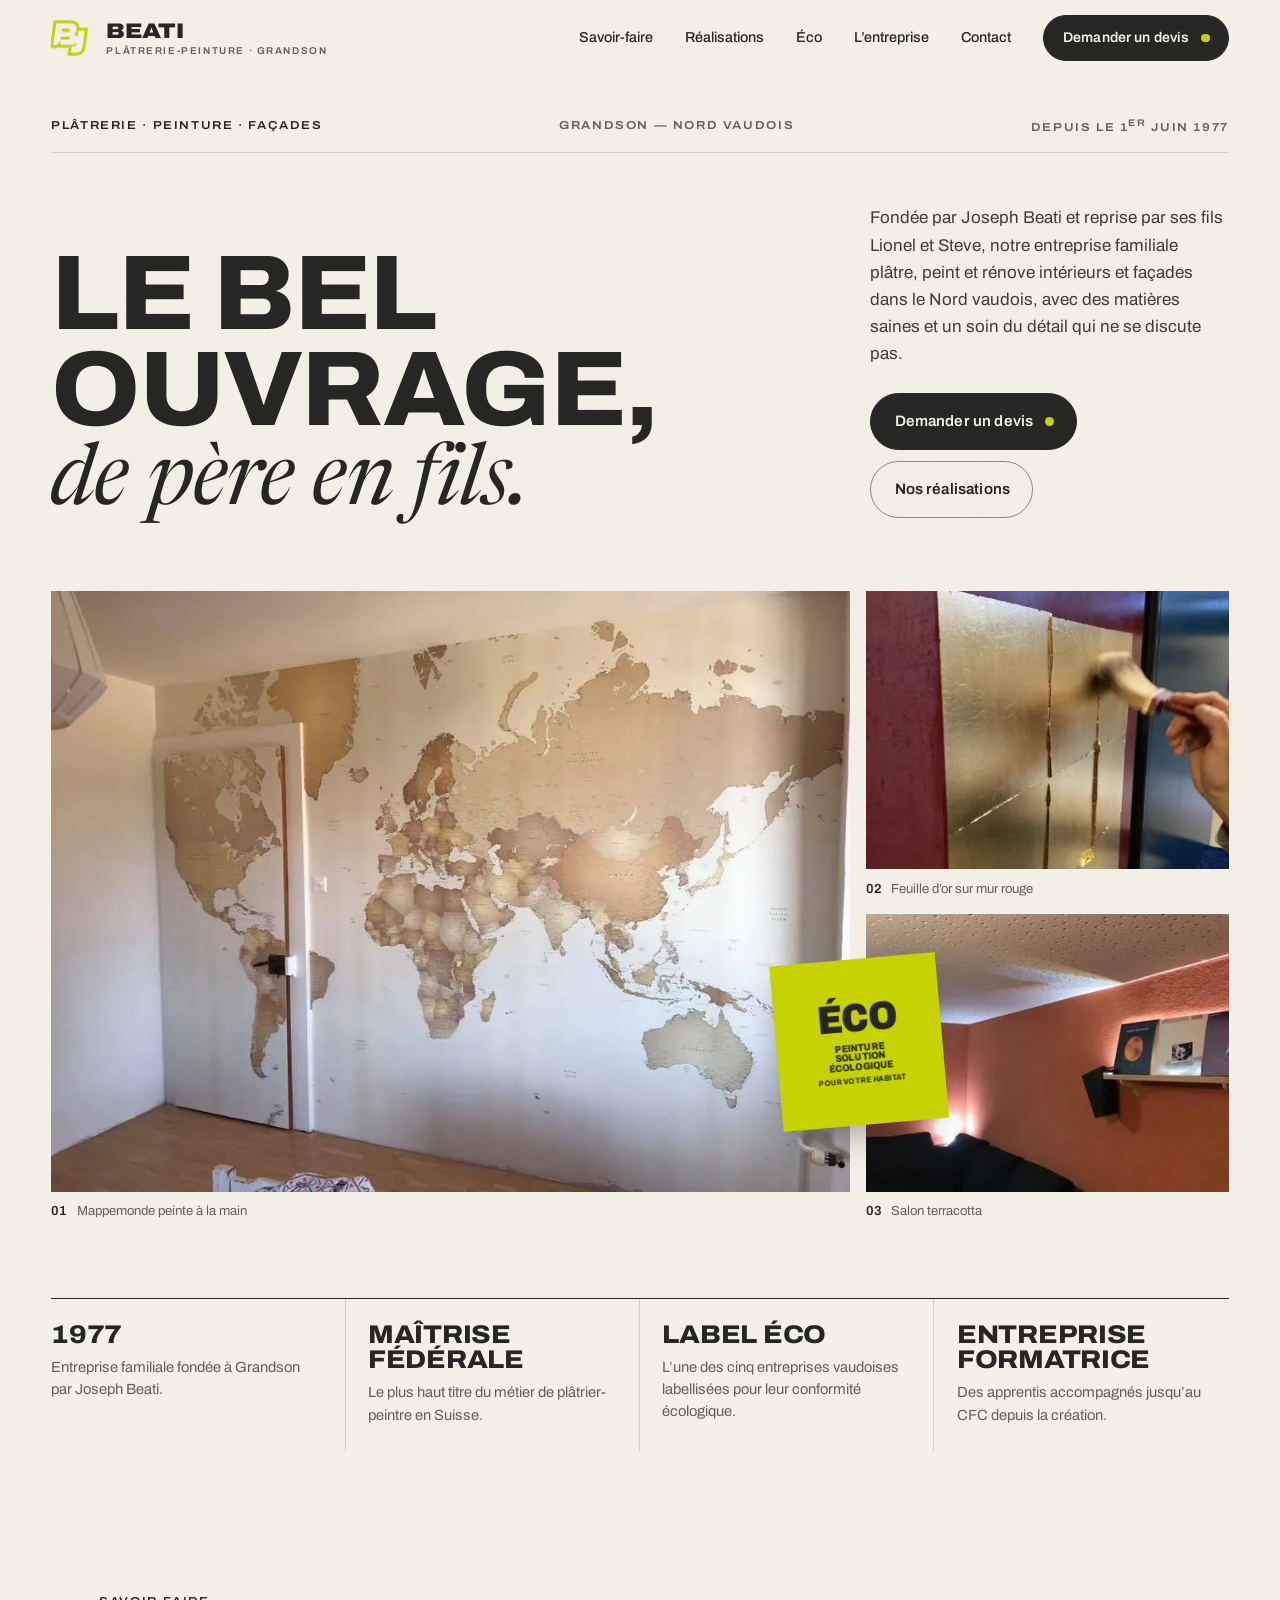
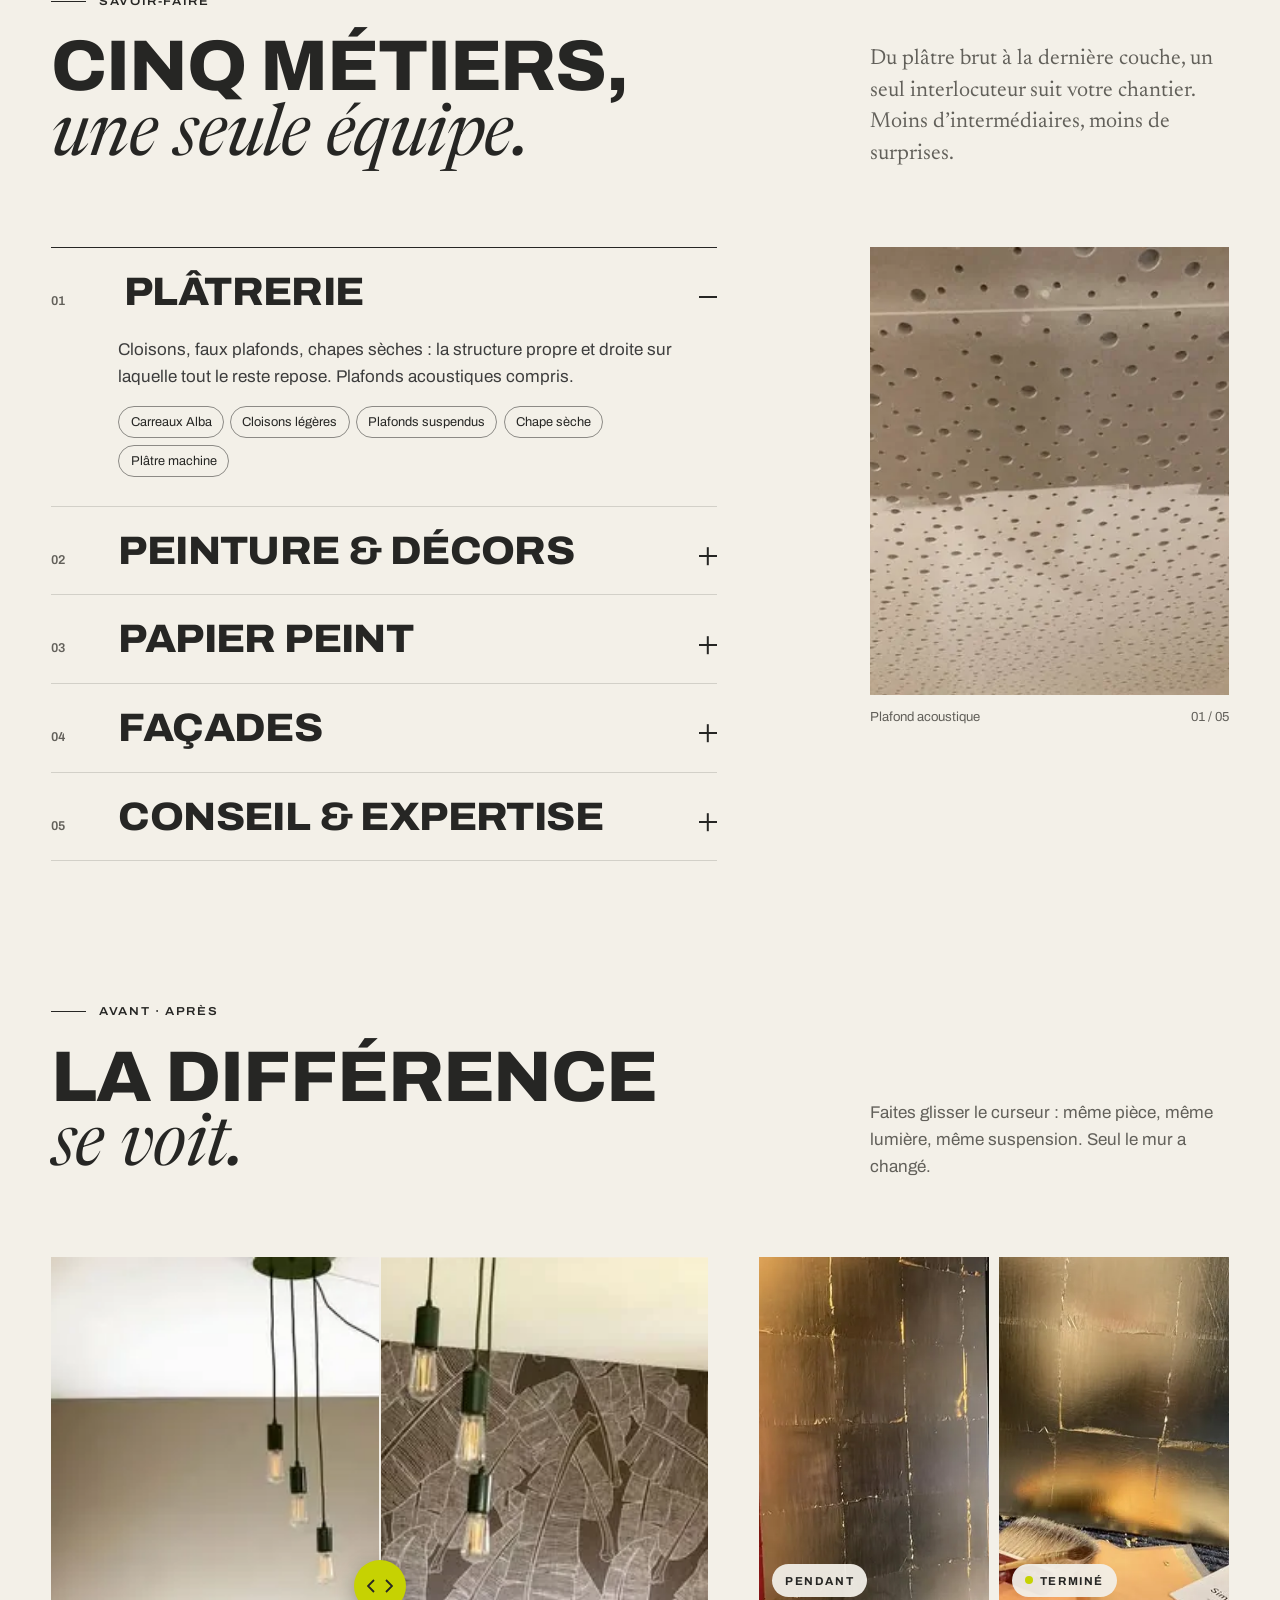
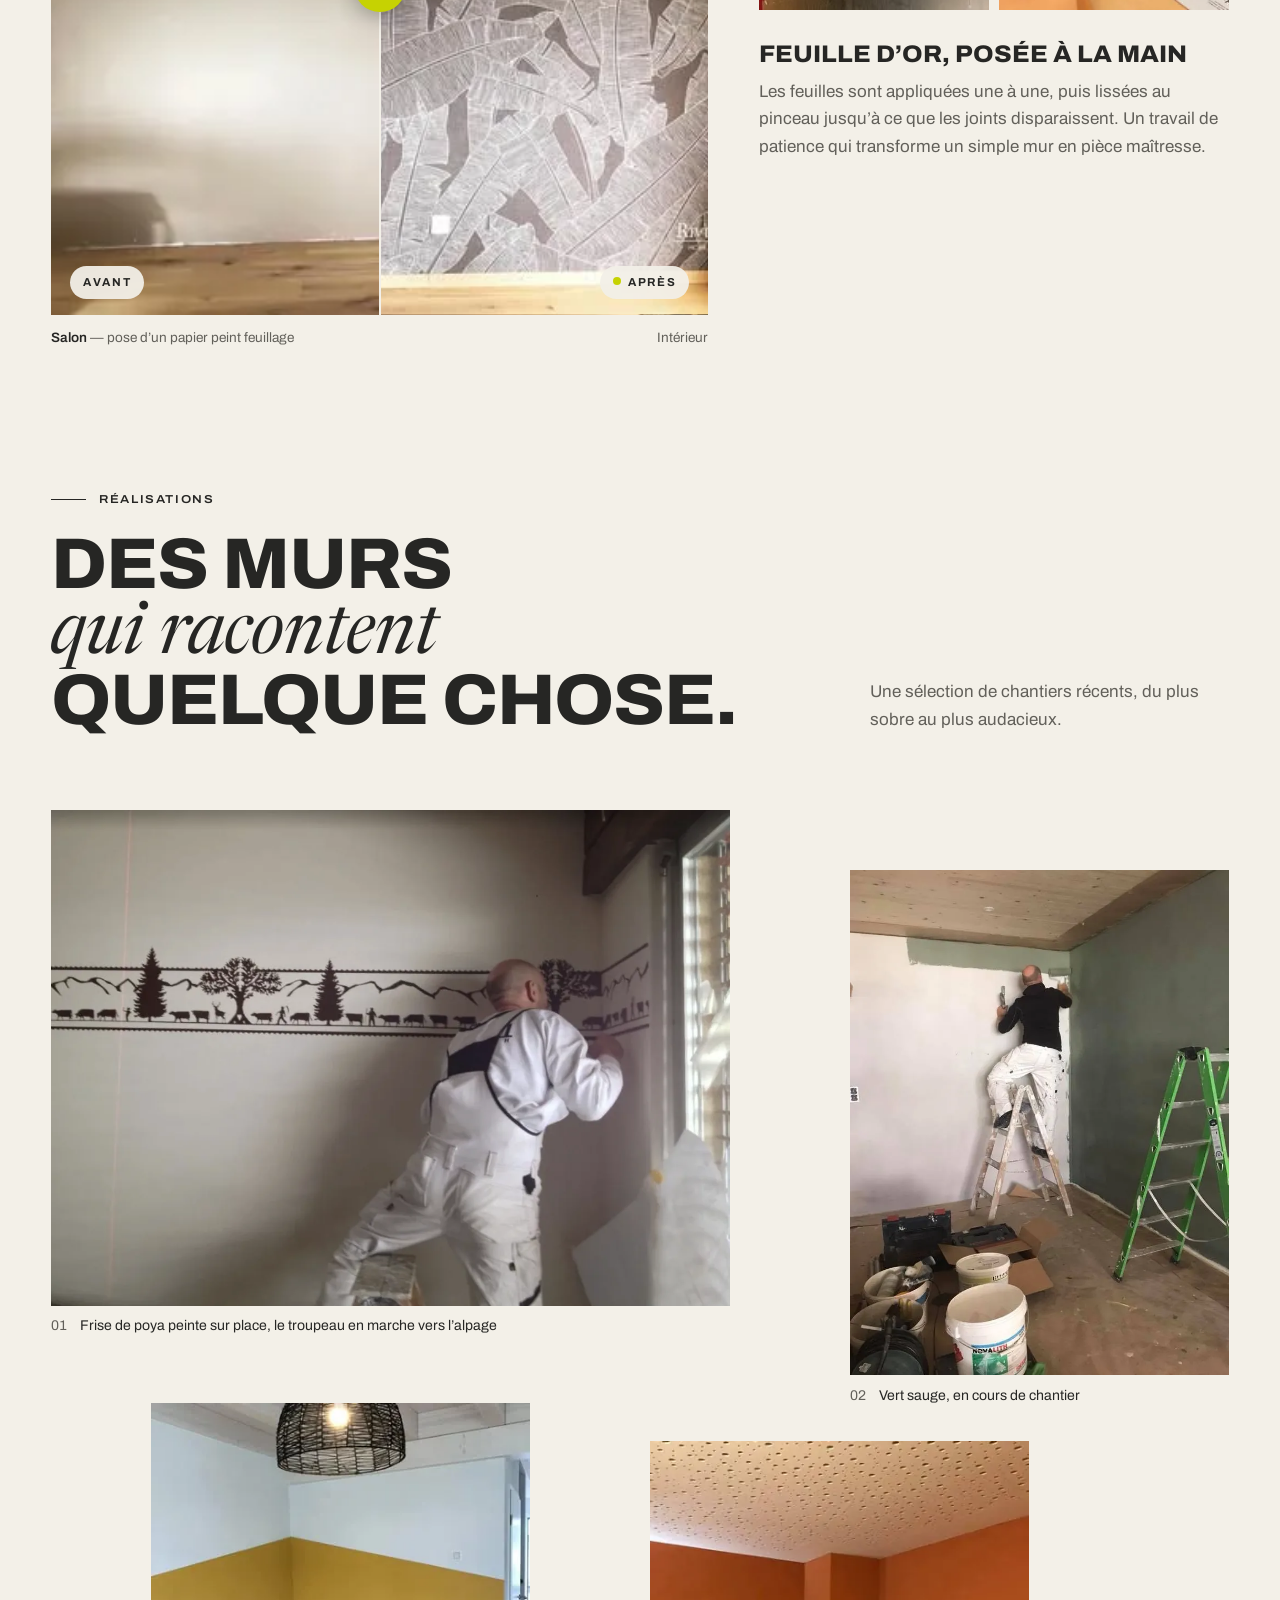
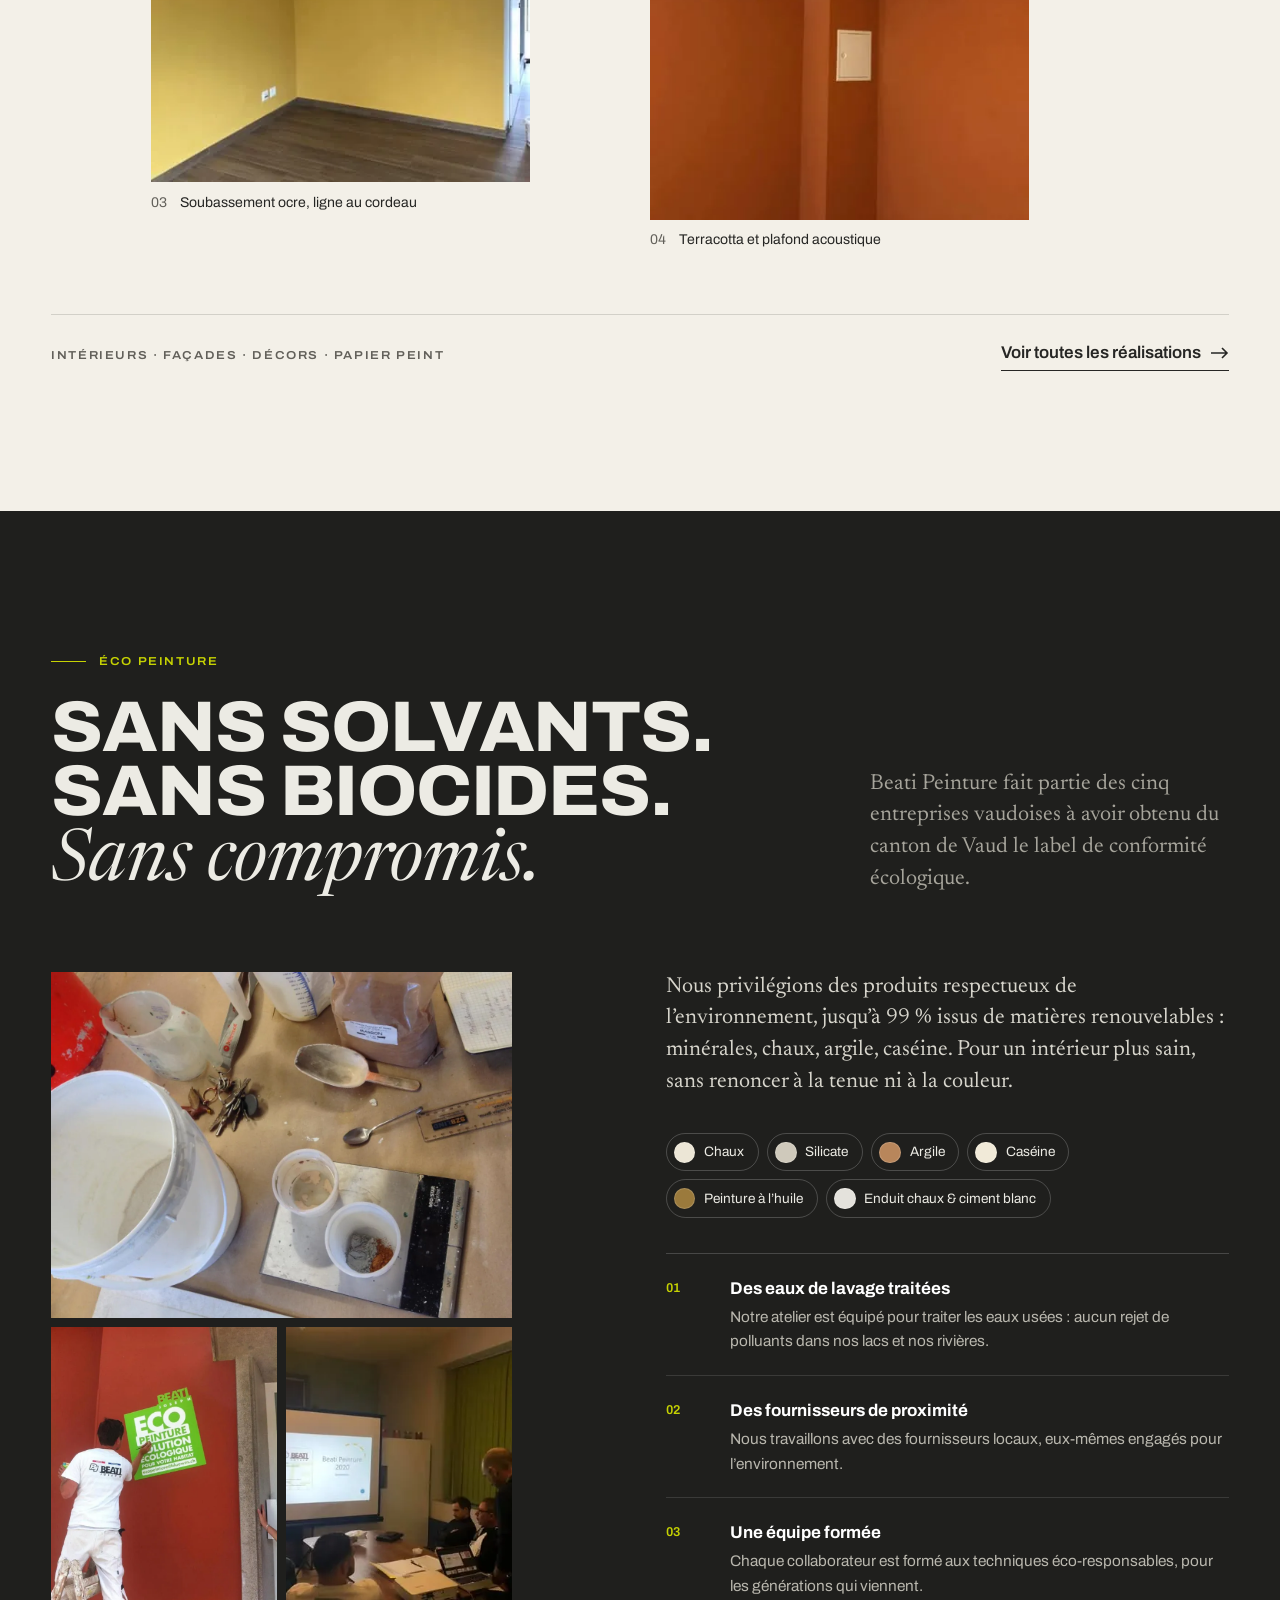
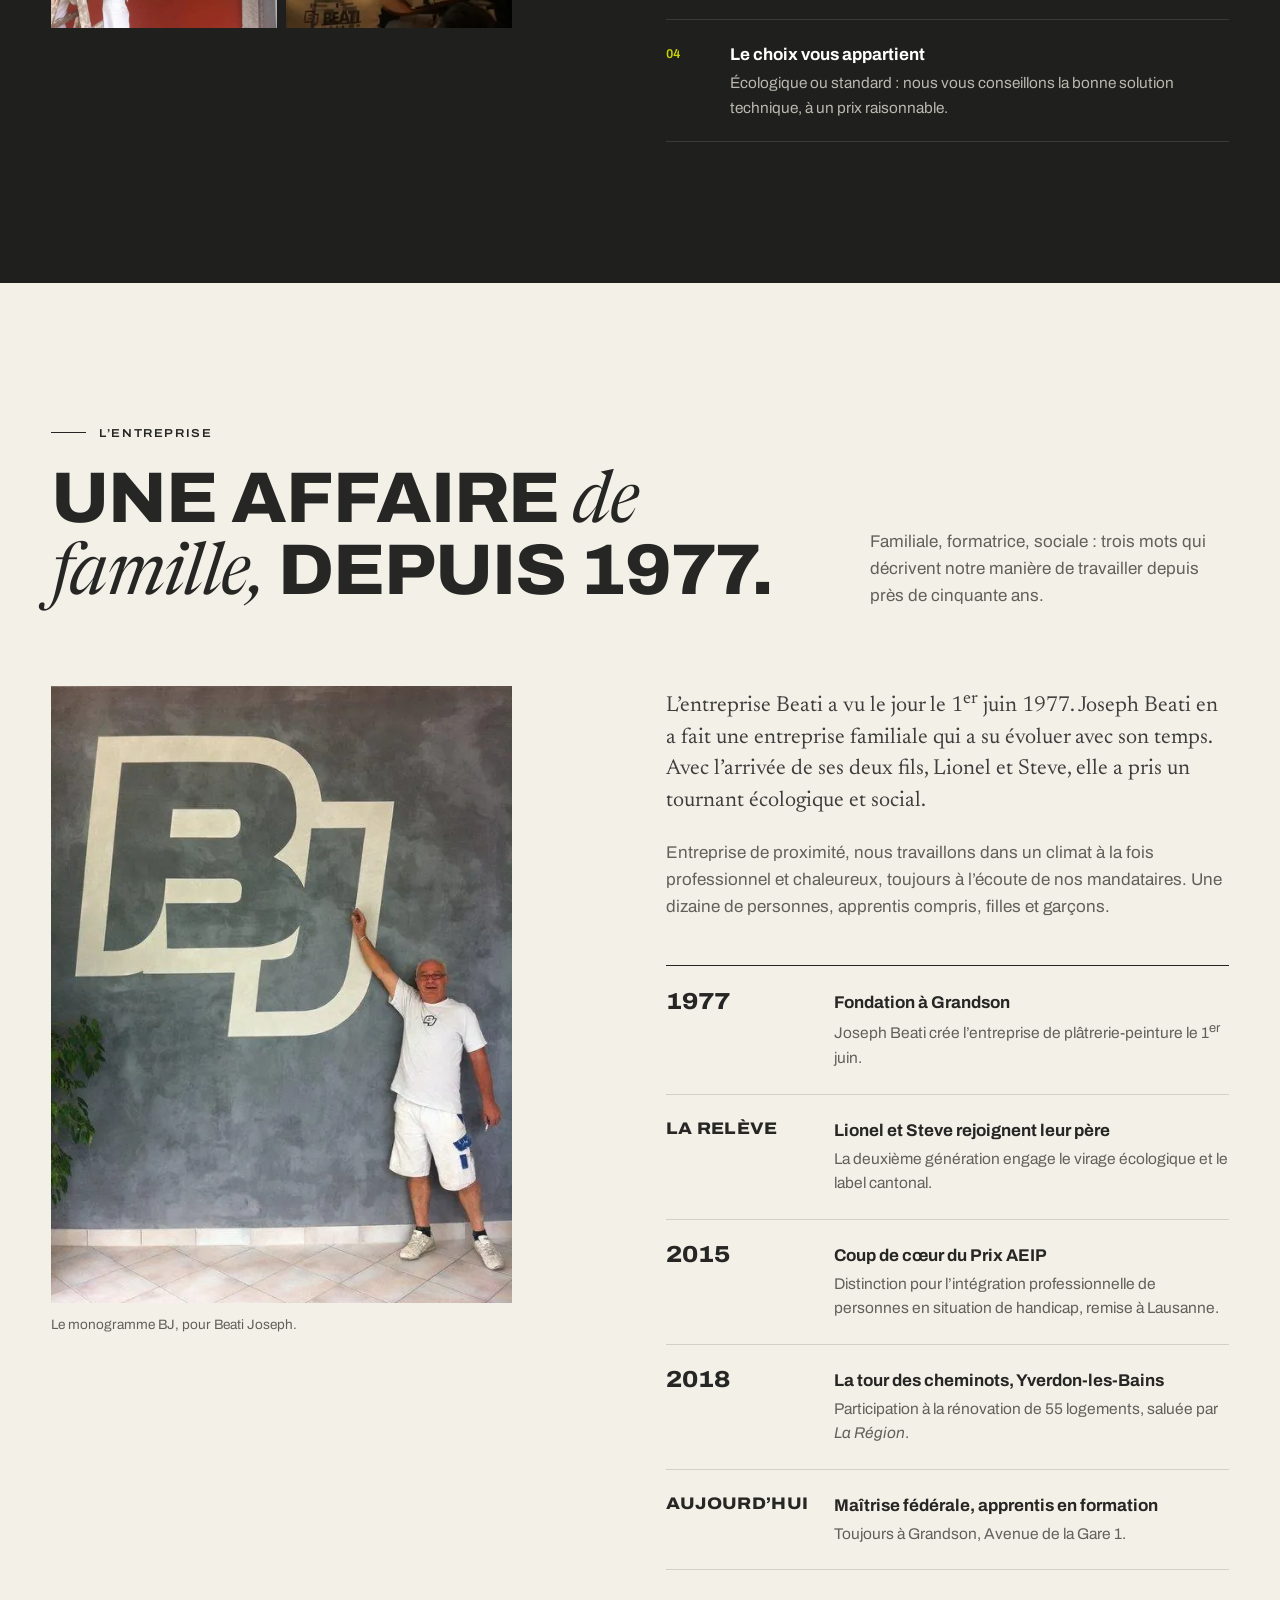
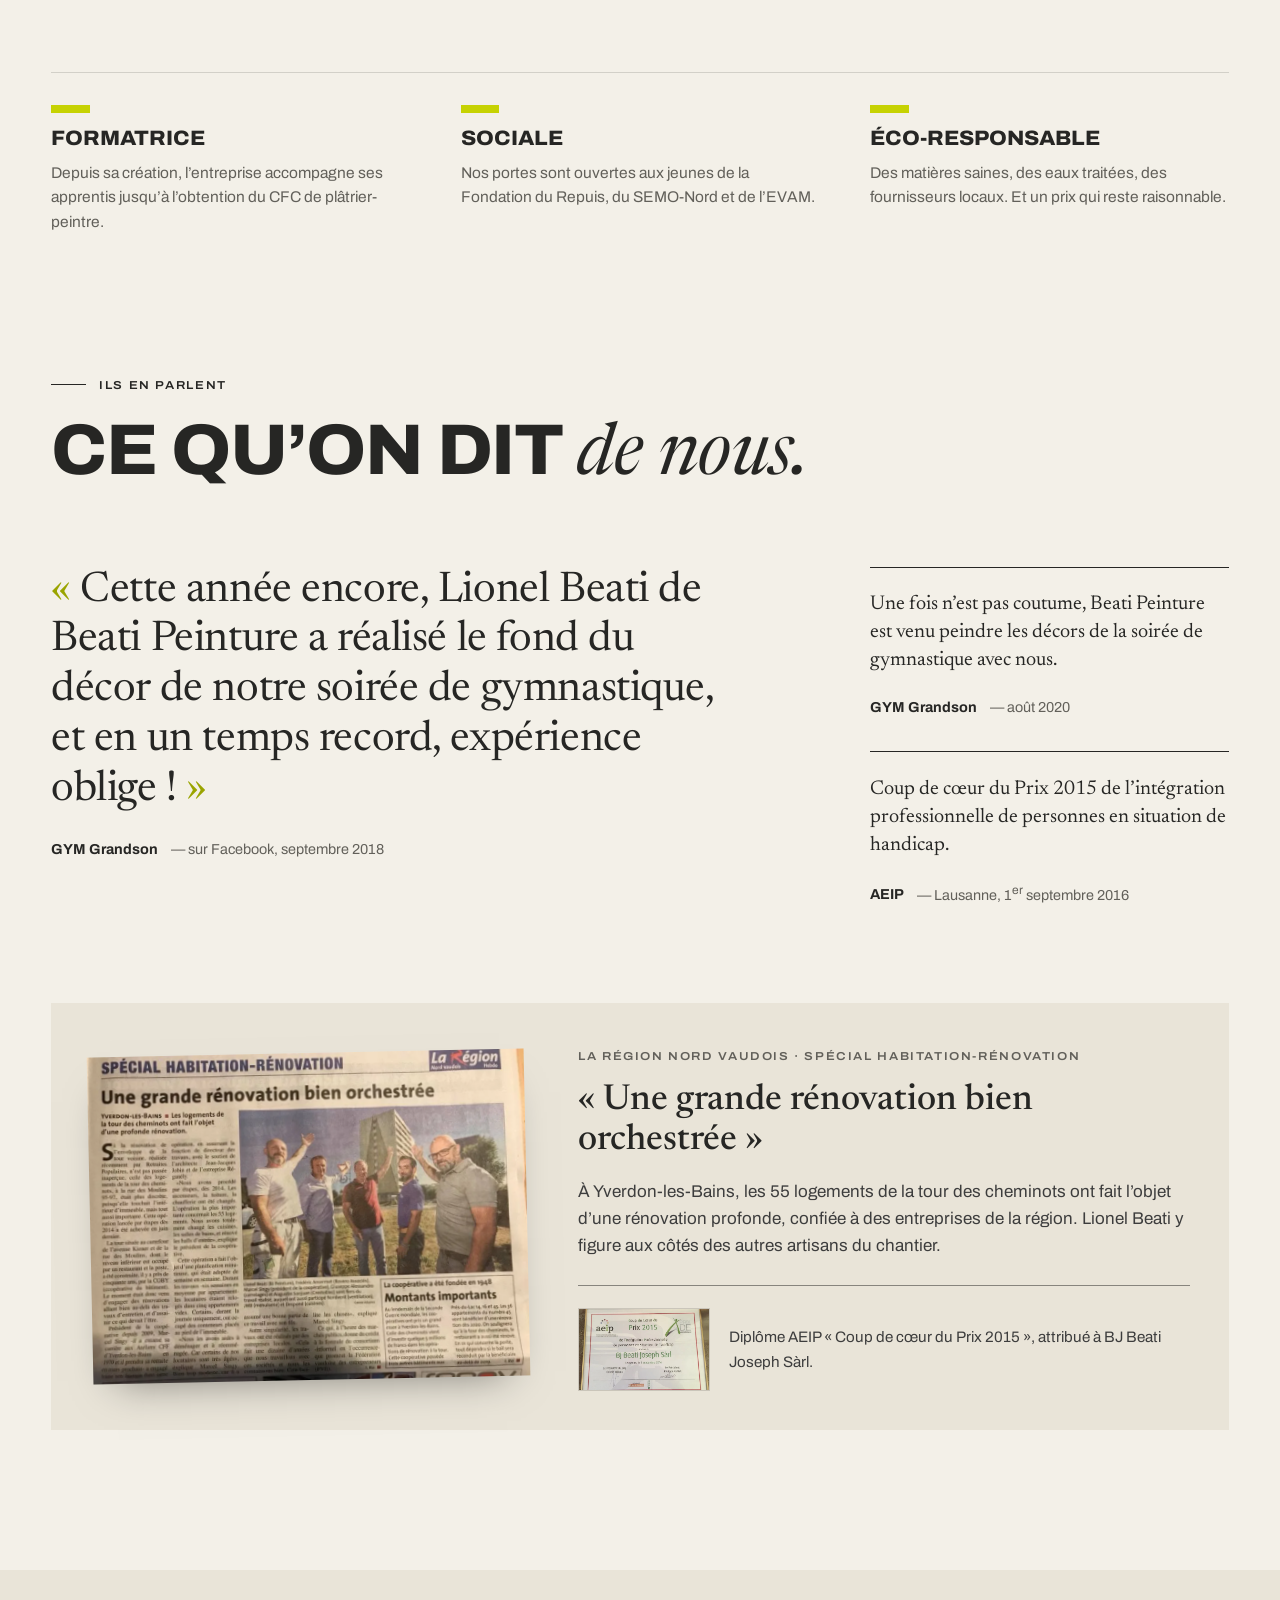
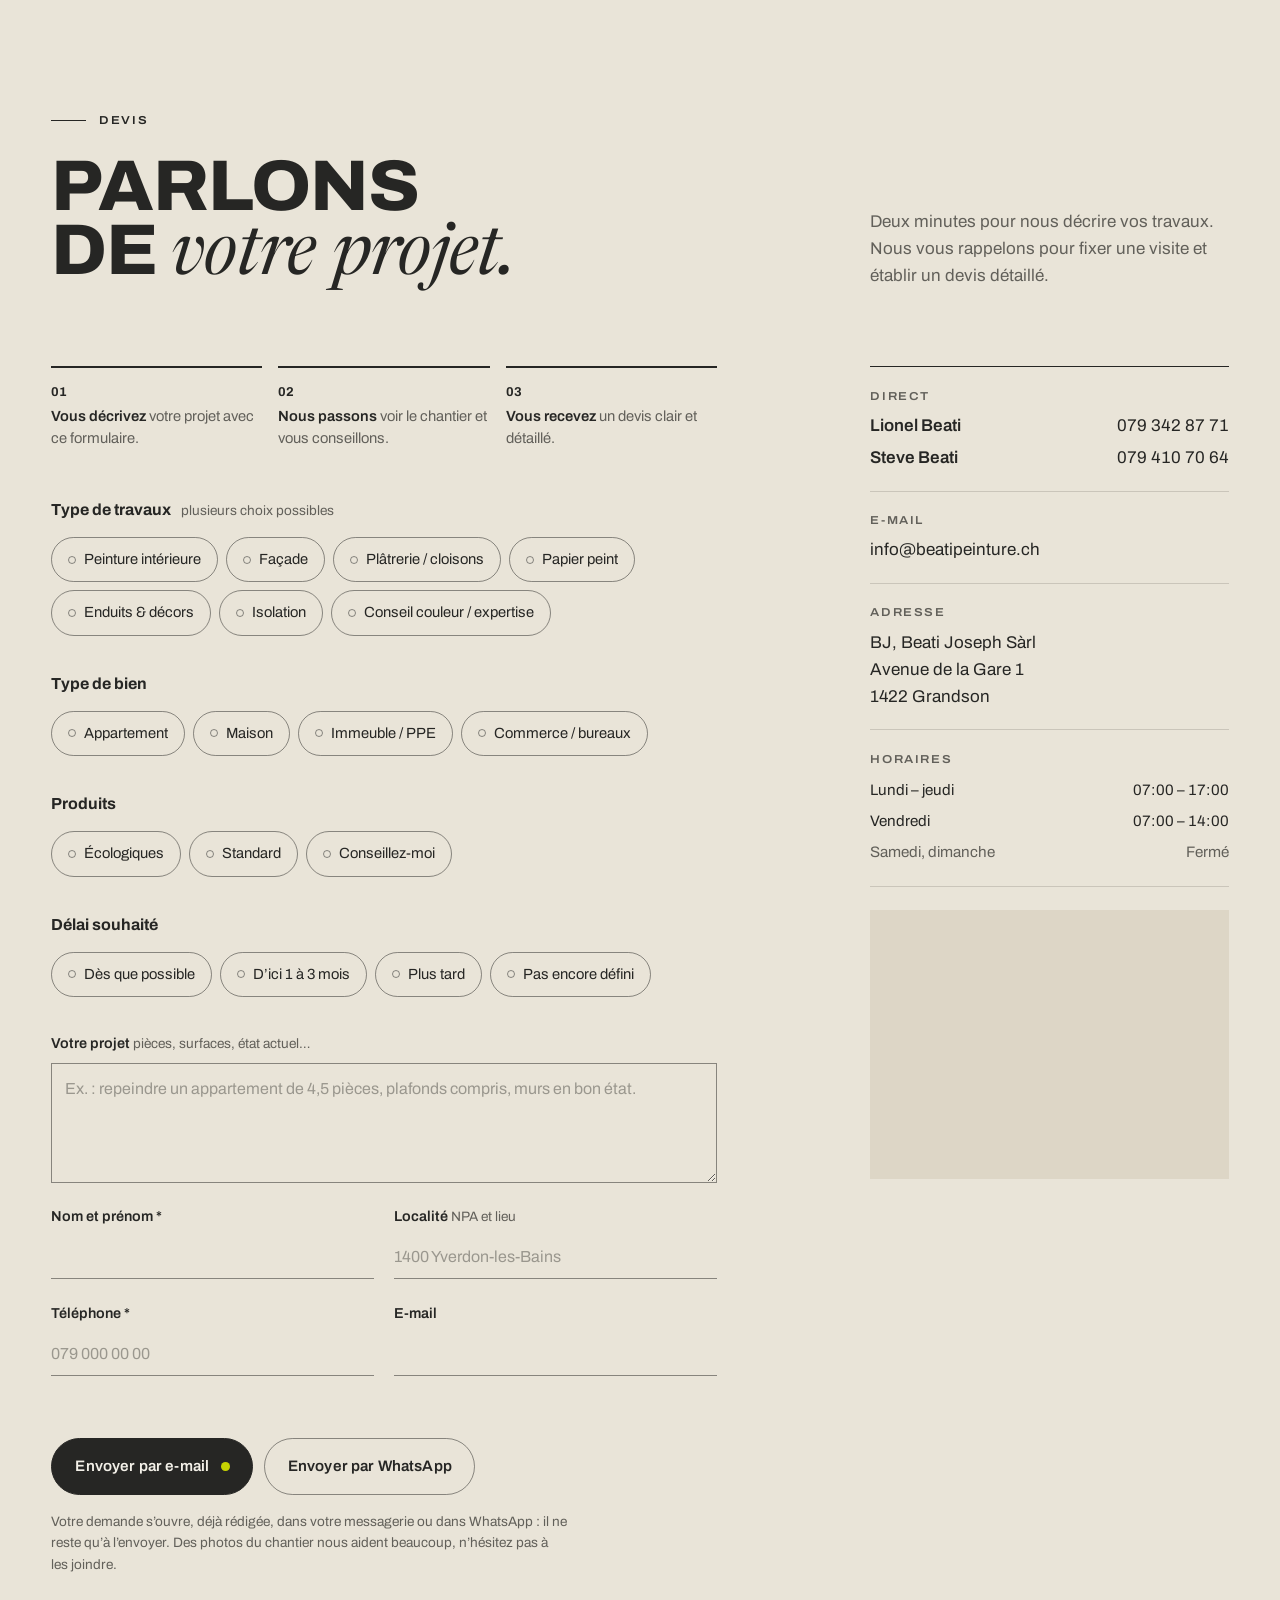
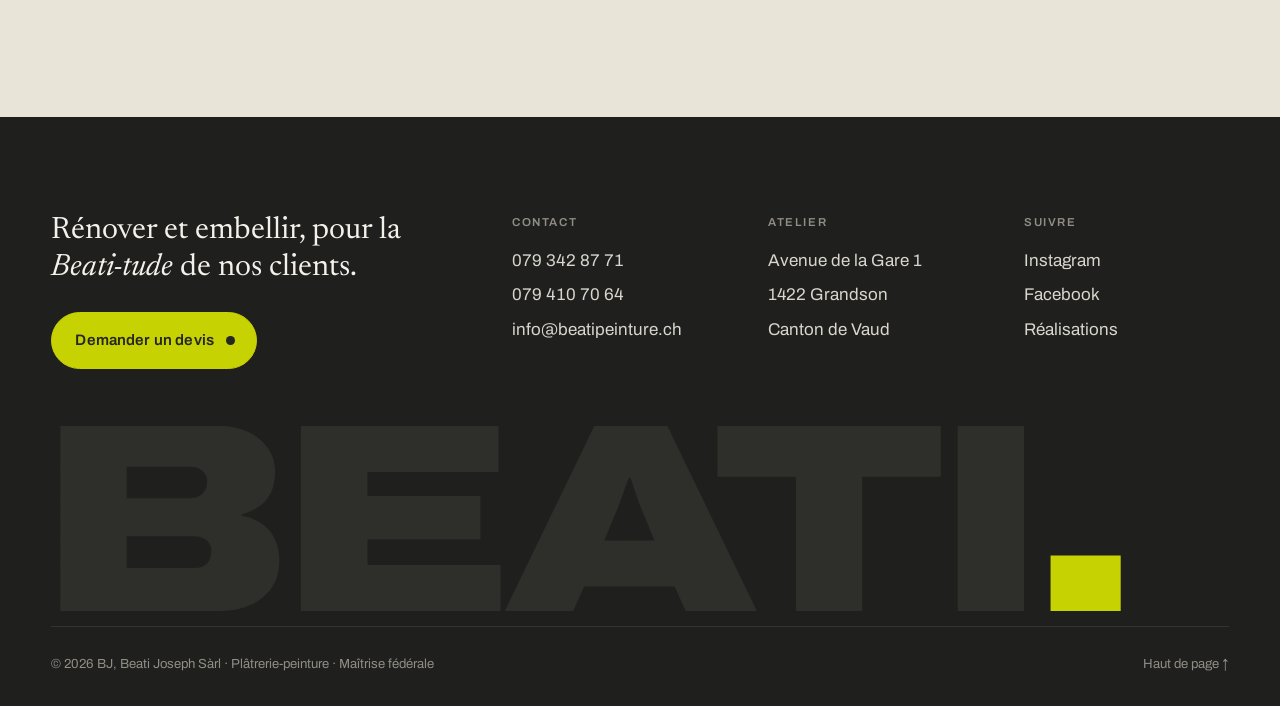
<file: index.html>
<!doctype html>
<html lang="fr-CH">
<head>
<meta charset="utf-8">
<meta name="viewport" content="width=device-width, initial-scale=1, viewport-fit=cover">
<title>Beati Peinture · Plâtrerie, peinture & façades à Grandson depuis 1977</title>
<meta name="description" content="BJ, Beati Joseph Sàrl : entreprise familiale de plâtrerie-peinture à Grandson (VD) depuis 1977. Peinture intérieure, façades, papier peint, enduits décoratifs et peinture écologique. Maîtrise fédérale. Demandez votre devis.">
<link rel="canonical" href="https://welcometothenextlevel.github.io/BJ-beati/">
<meta name="theme-color" content="#f3f0e8">
<meta property="og:type" content="website">
<meta property="og:locale" content="fr_CH">
<meta property="og:title" content="Beati Peinture · Le bel ouvrage, de père en fils">
<meta property="og:description" content="Plâtrerie, peinture, façades et peinture écologique à Grandson et dans le Nord vaudois, depuis 1977.">
<meta property="og:image" content="https://welcometothenextlevel.github.io/BJ-beati/img/og.jpg">
<link rel="icon" type="image/png" href="img/favicon.png">
<link rel="apple-touch-icon" href="img/apple-touch-icon.png">
<link rel="preconnect" href="https://fonts.googleapis.com">
<link rel="preconnect" href="https://fonts.gstatic.com" crossorigin>
<link href="https://fonts.googleapis.com/css2?family=Archivo:ital,wdth,wght@0,62..125,100..900;1,62..125,100..900&family=Newsreader:ital,opsz,wght@0,6..72,300..600;1,6..72,300..600&display=swap" rel="stylesheet">
<link rel="stylesheet" href="css/style.css?v=5">
<script>document.documentElement.classList.add('js')</script>
<script type="application/ld+json">
{
  "@context": "https://schema.org",
  "@type": "HousePainter",
  "name": "BJ, Beati Joseph Sàrl — Beati Peinture",
  "url": "https://welcometothenextlevel.github.io/BJ-beati/",
  "logo": "https://welcometothenextlevel.github.io/BJ-beati/img/bj-mark.png",
  "image": "https://welcometothenextlevel.github.io/BJ-beati/img/og.jpg",
  "foundingDate": "1977-06-01",
  "founder": { "@type": "Person", "name": "Joseph Beati" },
  "email": "info@beatipeinture.ch",
  "telephone": "+41793428771",
  "address": { "@type": "PostalAddress", "streetAddress": "Avenue de la Gare 1", "postalCode": "1422", "addressLocality": "Grandson", "addressRegion": "VD", "addressCountry": "CH" },
  "areaServed": ["Grandson", "Yverdon-les-Bains", "Nord vaudois", "Canton de Vaud"],
  "openingHoursSpecification": [
    { "@type": "OpeningHoursSpecification", "dayOfWeek": ["Monday","Tuesday","Wednesday","Thursday"], "opens": "07:00", "closes": "17:00" },
    { "@type": "OpeningHoursSpecification", "dayOfWeek": "Friday", "opens": "07:00", "closes": "14:00" }
  ],
  "sameAs": ["https://www.facebook.com/beatipeinture/", "https://www.instagram.com/beati_peinture/"]
}
</script>
</head>
<body id="top">
<a class="skip" href="#main">Aller au contenu</a>

<header class="site-header">
  <div class="wrap">
    <a class="brand" href="./" aria-label="Beati Peinture, accueil">
      <img src="img/bj-mark.png" width="360" height="299" alt="">
      <span class="brand-text"><span class="brand-name">BEATI</span><span class="brand-sub">Plâtrerie-peinture · Grandson</span></span>
    </a>
    <button class="menu-toggle" aria-expanded="false" aria-controls="nav"><span></span><span></span><span></span><span class="sr-only">Menu</span></button>
    <nav class="nav" id="nav" aria-label="Navigation principale">
      <a href="#savoir-faire">Savoir-faire</a>
      <a href="realisations.html">Réalisations</a>
      <a href="#eco">Éco</a>
      <a href="#entreprise">L’entreprise</a>
      <a href="#contact">Contact</a>
      <a class="btn" href="#devis">Demander un devis <span class="dot"></span></a>
    </nav>
  </div>
</header>

<main id="main">

<!-- HERO -->
<section class="hero">
  <div class="wrap">
    <div class="hero-meta">
      <span class="label">Plâtrerie · Peinture · Façades</span>
      <span class="label label--soft">Grandson&nbsp;— Nord vaudois</span>
      <span class="label label--soft">Depuis le 1<sup>er</sup> juin 1977</span>
    </div>
    <div class="hero-grid">
      <h1 class="display">Le bel ouvrage, <span class="serif-it">de père en fils.</span></h1>
      <div class="hero-side">
        <p>Fondée par Joseph Beati et reprise par ses fils Lionel et Steve, notre entreprise familiale plâtre, peint et rénove intérieurs et façades dans le Nord vaudois, avec des matières saines et un soin du détail qui ne se discute pas.</p>
        <div class="hero-actions">
          <a class="btn" href="#devis">Demander un devis <span class="dot"></span></a>
          <a class="btn btn--ghost" href="realisations.html">Nos réalisations</a>
        </div>
      </div>
    </div>

    <div class="hero-figure hero-mosaic">
      <div class="eco-stamp" aria-label="Éco Peinture, solution écologique pour votre habitat">
        <b>Éco</b><span>Peinture<br>Solution<br>écologique</span><small>pour votre habitat</small>
      </div>
      <figure class="m1"><div class="frame"><img src="img/mappemonde.webp" width="960" height="720" alt="Mappemonde peinte à la main sur tout un pan de mur de chambre"></div><figcaption><span class="num">01</span>Mappemonde peinte à la main</figcaption></figure>
      <figure class="m2"><div class="frame"><img src="img/feuille-or-2.webp" width="414" height="414" alt="Pose de feuille d’or au pinceau sur un mur rouge"></div><figcaption><span class="num">02</span>Feuille d’or sur mur rouge</figcaption></figure>
      <figure class="m3"><div class="frame"><img src="img/salon-terracotta.webp" width="414" height="414" alt="Salon aux murs terracotta, lumière du soir"></div><figcaption><span class="num">03</span>Salon terracotta</figcaption></figure>
    </div>

    <div class="creds">
      <div class="cred"><strong class="num">1977</strong><p>Entreprise familiale fondée à Grandson par Joseph Beati.</p></div>
      <div class="cred"><strong>Maîtrise fédérale</strong><p>Le plus haut titre du métier de plâtrier-peintre en Suisse.</p></div>
      <div class="cred"><strong>Label éco</strong><p>L’une des cinq entreprises vaudoises labellisées pour leur conformité écologique.</p></div>
      <div class="cred"><strong>Entreprise formatrice</strong><p>Des apprentis accompagnés jusqu’au CFC depuis la création.</p></div>
    </div>
  </div>
</section>

<!-- SAVOIR-FAIRE -->
<section class="section" id="savoir-faire">
  <div class="wrap">
    <div class="section-head reveal">
      <span class="label">Savoir-faire</span>
      <h2 class="display">Cinq métiers, <span class="serif-it">une seule équipe.</span></h2>
      <p class="lede">Du plâtre brut à la dernière couche, un seul interlocuteur suit votre chantier. Moins d’intermédiaires, moins de surprises.</p>
    </div>

    <div class="trades">
      <ul class="trade-list" data-trades>
        <li class="trade is-active" data-img="0">
          <button aria-expanded="true"><span class="t-num">01</span><span class="t-name">Plâtrerie</span><span class="t-plus" aria-hidden="true"></span></button>
          <div class="t-body"><div>
            <p>Cloisons, faux plafonds, chapes sèches&nbsp;: la structure propre et droite sur laquelle tout le reste repose. Plafonds acoustiques compris.</p>
            <ul class="t-tags"><li>Carreaux Alba</li><li>Cloisons légères</li><li>Plafonds suspendus</li><li>Chape sèche</li><li>Plâtre machine</li></ul>
            <img class="t-img" src="img/plafond-acoustique.webp" alt="Plafond acoustique perforé" loading="lazy">
          </div></div>
        </li>
        <li class="trade" data-img="1">
          <button aria-expanded="false"><span class="t-num">02</span><span class="t-name">Peinture &amp; décors</span><span class="t-plus" aria-hidden="true"></span></button>
          <div class="t-body"><div>
            <p>Peinture en tout genre, crépis, enduits décoratifs et motifs peints à la main. Jusqu’à la pose de feuille d’or quand le projet le demande.</p>
            <ul class="t-tags"><li>Peinture intérieure</li><li>Enduits décoratifs</li><li>Crépissage</li><li>Motifs &amp; frises</li><li>Feuille d’or</li></ul>
            <img class="t-img" src="img/rouleau-ocre.webp" alt="Rouleau appliquant une teinte ocre sur un crépi" loading="lazy">
          </div></div>
        </li>
        <li class="trade" data-img="2">
          <button aria-expanded="false"><span class="t-num">03</span><span class="t-name">Papier peint</span><span class="t-plus" aria-hidden="true"></span></button>
          <div class="t-body"><div>
            <p>Pose soignée de papiers peints et panoramiques, raccords invisibles, supports préparés dans les règles. Motifs graphiques bienvenus.</p>
            <ul class="t-tags"><li>Papiers intissés</li><li>Panoramiques</li><li>Lés à raccord</li><li>Préparation des supports</li></ul>
            <img class="t-img" src="img/papier-peint-feuillage.webp" alt="Papier peint à motif de feuillage" loading="lazy">
          </div></div>
        </li>
        <li class="trade" data-img="3">
          <button aria-expanded="false"><span class="t-num">04</span><span class="t-name">Façades</span><span class="t-plus" aria-hidden="true"></span></button>
          <div class="t-body"><div>
            <p>Rénovation et peinture de façades, crépis, isolation périphérique et insufflage. Pour protéger la maison autant que pour l’embellir.</p>
            <ul class="t-tags"><li>Peinture de façade</li><li>Crépis</li><li>Isolation périphérique</li><li>Insufflage</li></ul>
            <img class="t-img" src="img/facade-volets.webp" alt="Façade crépie rénovée aux volets verts" loading="lazy">
          </div></div>
        </li>
        <li class="trade" data-img="4">
          <button aria-expanded="false"><span class="t-num">05</span><span class="t-name">Conseil &amp; expertise</span><span class="t-plus" aria-hidden="true"></span></button>
          <div class="t-body"><div>
            <p>Projets de coloration, choix entre solution écologique ou standard, et expertise des problèmes de finition ou de conception avant qu’ils ne coûtent cher.</p>
            <ul class="t-tags"><li>Projets de coloration</li><li>Nuancier NCS</li><li>Choix technique éco ou standard</li><li>Expertise</li></ul>
            <img class="t-img" src="img/nuancier-ncs.webp" alt="Nuancier NCS et échantillons de teintes" loading="lazy">
          </div></div>
        </li>
      </ul>

      <div class="trade-visual" aria-hidden="true">
        <div class="sticky">
          <div class="stack" data-trade-stack>
            <img class="is-active" src="img/plafond-acoustique.webp" alt="">
            <img src="img/rouleau-ocre.webp" alt="" loading="lazy">
            <img src="img/papier-peint-feuillage.webp" alt="" loading="lazy">
            <img src="img/facade-volets.webp" alt="" loading="lazy">
            <img src="img/nuancier-ncs.webp" alt="" loading="lazy">
          </div>
          <div class="cap"><span data-trade-cap>Plafond acoustique</span><span class="num" data-trade-count>01 / 05</span></div>
        </div>
      </div>
    </div>
  </div>
</section>

<!-- AVANT / APRÈS -->
<section class="section" id="avant-apres" style="padding-top:0">
  <div class="wrap">
    <div class="section-head reveal">
      <span class="label">Avant · Après</span>
      <h2 class="display">La différence <span class="serif-it">se voit.</span></h2>
      <p>Faites glisser le curseur&nbsp;: même pièce, même lumière, même suspension. Seul le mur a changé.</p>
    </div>
    <div class="ba-grid">
      <div class="reveal">
        <div class="compare" data-compare>
          <img src="img/salon-avant.webp" width="416" height="414" alt="Mur de salon uni, avant la pose du papier peint" loading="lazy">
          <img class="after" src="img/salon-apres.webp" width="416" height="414" alt="Le même mur recouvert d’un papier peint à grandes feuilles" loading="lazy">
          <span class="handle"></span>
          <span class="chip chip--before">Avant</span>
          <span class="chip chip--after">Après</span>
          <input type="range" min="0" max="100" value="50" aria-label="Comparer avant et après">
        </div>
        <div class="ba-caption"><span><strong>Salon</strong>&nbsp;— pose d’un papier peint feuillage</span><span>Intérieur</span></div>
      </div>
      <div class="ba-side reveal">
        <div class="diptych">
          <figure><img src="img/feuille-or-1.webp" width="414" height="414" alt="Feuilles d’or posées une à une sur le mur, joints encore visibles" loading="lazy"><span class="chip">Pendant</span></figure>
          <figure><img src="img/feuille-or-3.webp" width="414" height="414" alt="Le même mur doré, lissé et terminé" loading="lazy"><span class="chip chip--after">Terminé</span></figure>
        </div>
        <h3>Feuille d’or, posée à la main</h3>
        <p>Les feuilles sont appliquées une à une, puis lissées au pinceau jusqu’à ce que les joints disparaissent. Un travail de patience qui transforme un simple mur en pièce maîtresse.</p>
      </div>
    </div>
  </div>
</section>

<!-- RÉALISATIONS -->
<section class="section" id="realisations" style="padding-top:0">
  <div class="wrap">
    <div class="section-head reveal">
      <span class="label">Réalisations</span>
      <h2 class="display">Des murs <span class="serif-it">qui racontent</span> quelque chose.</h2>
      <p>Une sélection de chantiers récents, du plus sobre au plus audacieux.</p>
    </div>
    <div class="works">
      <figure class="work w1 reveal"><div class="ph"><img src="img/frise-poya.webp" width="1230" height="900" alt="Un peintre trace une frise de poya, montée à l’alpage, sur un mur blanc" loading="lazy"></div><figcaption><span class="num">01</span><span>Frise de poya peinte sur place, le troupeau en marche vers l’alpage</span></figcaption></figure>
      <figure class="work w2 reveal"><div class="ph"><img src="img/peintre-echelle.webp" width="720" height="960" alt="Un peintre sur son échelle applique un vert sauge" loading="lazy"></div><figcaption><span class="num">02</span><span>Vert sauge, en cours de chantier</span></figcaption></figure>
      <figure class="work w3 reveal"><div class="ph"><img src="img/soubassement-ocre.webp" width="414" height="414" alt="Pièce peinte en blanc avec un soubassement ocre" loading="lazy"></div><figcaption><span class="num">03</span><span>Soubassement ocre, ligne au cordeau</span></figcaption></figure>
      <figure class="work w4 reveal"><div class="ph"><img src="img/terracotta-angle.webp" width="414" height="414" alt="Murs terracotta sous un plafond acoustique" loading="lazy"></div><figcaption><span class="num">04</span><span>Terracotta et plafond acoustique</span></figcaption></figure>
    </div>
    <div class="works-foot">
      <span class="label label--soft">Intérieurs · Façades · Décors · Papier peint</span>
      <a class="arrow-link" href="realisations.html">Voir toutes les réalisations <svg width="18" height="12" viewBox="0 0 18 12" fill="none" stroke="currentColor" stroke-width="1.6"><path d="M0 6h16M11 1l5 5-5 5"/></svg></a>
    </div>
  </div>
</section>

<!-- ÉCO -->
<section class="section dark" id="eco">
  <div class="wrap">
    <div class="section-head reveal">
      <span class="label">Éco Peinture</span>
      <h2 class="display">Sans solvants. Sans biocides. <span class="serif-it">Sans compromis.</span></h2>
      <p class="lede">Beati Peinture fait partie des cinq entreprises vaudoises à avoir obtenu du canton de Vaud le label de conformité écologique.</p>
    </div>
    <div class="eco-grid">
      <div class="eco-photos reveal">
        <img class="p1" src="img/pigments.webp" width="1200" height="900" alt="Préparation de pigments et de chaux sur l’établi, balance et récipients" loading="lazy">
        <img class="p2" src="img/eco-affiche.webp" width="716" height="960" alt="Un peintre Beati colle l’affiche Éco Peinture sur un mur rouge" loading="lazy">
        <img class="p3" src="img/equipe-2020.webp" width="414" height="414" alt="Réunion d’équipe Beati Peinture devant un écran de présentation" loading="lazy">
      </div>
      <div class="eco-text reveal">
        <p class="lede" style="margin-top:0">Nous privilégions des produits respectueux de l’environnement, jusqu’à 99&nbsp;% issus de matières renouvelables&nbsp;: minérales, chaux, argile, caséine. Pour un intérieur plus sain, sans renoncer à la tenue ni à la couleur.</p>
        <ul class="swatches" aria-label="Matières utilisées">
          <li><i style="background:#ece6d6"></i>Chaux</li>
          <li><i style="background:#cfc9bb"></i>Silicate</li>
          <li><i style="background:#b8865b"></i>Argile</li>
          <li><i style="background:#f1ead8"></i>Caséine</li>
          <li><i style="background:#9b7a3c"></i>Peinture à l’huile</li>
          <li><i style="background:#e4e2dc"></i>Enduit chaux &amp; ciment blanc</li>
        </ul>
        <ul class="eco-points">
          <li><span class="num">01</span><div><strong>Des eaux de lavage traitées</strong><p>Notre atelier est équipé pour traiter les eaux usées&nbsp;: aucun rejet de polluants dans nos lacs et nos rivières.</p></div></li>
          <li><span class="num">02</span><div><strong>Des fournisseurs de proximité</strong><p>Nous travaillons avec des fournisseurs locaux, eux-mêmes engagés pour l’environnement.</p></div></li>
          <li><span class="num">03</span><div><strong>Une équipe formée</strong><p>Chaque collaborateur est formé aux techniques éco-responsables, pour les générations qui viennent.</p></div></li>
          <li><span class="num">04</span><div><strong>Le choix vous appartient</strong><p>Écologique ou standard&nbsp;: nous vous conseillons la bonne solution technique, à un prix raisonnable.</p></div></li>
        </ul>
      </div>
    </div>
  </div>
</section>

<!-- ENTREPRISE -->
<section class="section" id="entreprise">
  <div class="wrap">
    <div class="section-head reveal">
      <span class="label">L’entreprise</span>
      <h2 class="display">Une affaire <span class="serif-it">de famille,</span> depuis 1977.</h2>
      <p>Familiale, formatrice, sociale&nbsp;: trois mots qui décrivent notre manière de travailler depuis près de cinquante ans.</p>
    </div>
    <div class="house">
      <figure class="house-portrait reveal" style="margin:0">
        <img src="img/monogramme-mur.webp" width="538" height="720" alt="Devant le monogramme BJ en enduit décoratif" loading="lazy">
        <figcaption>Le monogramme BJ, pour Beati Joseph.</figcaption>
      </figure>
      <div class="house-body reveal">
        <p class="lede">L’entreprise Beati a vu le jour le 1<sup>er</sup> juin 1977. Joseph Beati en a fait une entreprise familiale qui a su évoluer avec son temps. Avec l’arrivée de ses deux fils, Lionel et Steve, elle a pris un tournant écologique et social.</p>
        <p style="color:var(--ink-soft)">Entreprise de proximité, nous travaillons dans un climat à la fois professionnel et chaleureux, toujours à l’écoute de nos mandataires. Une dizaine de personnes, apprentis compris, filles et garçons.</p>
        <ol class="timeline">
          <li><span class="yr">1977</span><div><strong>Fondation à Grandson</strong><p>Joseph Beati crée l’entreprise de plâtrerie-peinture le 1<sup>er</sup> juin.</p></div></li>
          <li><span class="yr yr--word">La relève</span><div><strong>Lionel et Steve rejoignent leur père</strong><p>La deuxième génération engage le virage écologique et le label cantonal.</p></div></li>
          <li><span class="yr">2015</span><div><strong>Coup de cœur du Prix AEIP</strong><p>Distinction pour l’intégration professionnelle de personnes en situation de handicap, remise à Lausanne.</p></div></li>
          <li><span class="yr">2018</span><div><strong>La tour des cheminots, Yverdon-les-Bains</strong><p>Participation à la rénovation de 55 logements, saluée par <em>La Région</em>.</p></div></li>
          <li><span class="yr yr--word">Aujourd’hui</span><div><strong>Maîtrise fédérale, apprentis en formation</strong><p>Toujours à Grandson, Avenue de la Gare&nbsp;1.</p></div></li>
        </ol>
      </div>
    </div>
    <div class="values">
      <div class="value reveal"><span class="mark"></span><h3>Formatrice</h3><p>Depuis sa création, l’entreprise accompagne ses apprentis jusqu’à l’obtention du CFC de plâtrier-peintre.</p></div>
      <div class="value reveal"><span class="mark"></span><h3>Sociale</h3><p>Nos portes sont ouvertes aux jeunes de la Fondation du Repuis, du SEMO-Nord et de l’EVAM.</p></div>
      <div class="value reveal"><span class="mark"></span><h3>Éco-responsable</h3><p>Des matières saines, des eaux traitées, des fournisseurs locaux. Et un prix qui reste raisonnable.</p></div>
    </div>
  </div>
</section>

<!-- ILS EN PARLENT -->
<section class="section" id="avis" style="padding-top:0">
  <div class="wrap">
    <div class="section-head reveal">
      <span class="label">Ils en parlent</span>
      <h2 class="display">Ce qu’on dit <span class="serif-it">de nous.</span></h2>
    </div>
    <div class="voices">
      <figure class="voice-main reveal">
        <blockquote>Cette année encore, Lionel Beati de Beati Peinture a réalisé le fond du décor de notre soirée de gymnastique, et en un temps record, expérience oblige&nbsp;!</blockquote>
        <figcaption><b>GYM Grandson</b><span>— sur Facebook, septembre 2018</span></figcaption>
      </figure>
      <div class="voice-side">
        <figure class="voice reveal">
          <blockquote>Une fois n’est pas coutume, Beati Peinture est venu peindre les décors de la soirée de gymnastique avec nous.</blockquote>
          <figcaption><b>GYM Grandson</b><span>— août 2020</span></figcaption>
        </figure>
        <figure class="voice reveal">
          <blockquote>Coup de cœur du Prix 2015 de l’intégration professionnelle de personnes en situation de handicap.</blockquote>
          <figcaption><b>AEIP</b><span>— Lausanne, 1<sup>er</sup> septembre 2016</span></figcaption>
        </figure>
      </div>
    </div>
    <div class="press reveal">
      <div><img src="img/la-region.webp" width="960" height="718" alt="Article du journal La Région : Une grande rénovation bien orchestrée" loading="lazy"></div>
      <div>
        <span class="label label--soft">La Région Nord vaudois · Spécial habitation-rénovation</span>
        <h3>«&nbsp;Une grande rénovation bien orchestrée&nbsp;»</h3>
        <p>À Yverdon-les-Bains, les 55 logements de la tour des cheminots ont fait l’objet d’une rénovation profonde, confiée à des entreprises de la région. Lionel Beati y figure aux côtés des autres artisans du chantier.</p>
        <div class="award">
          <img src="img/prix-aeip.webp" width="959" height="598" alt="Diplôme AEIP, Coup de cœur du Prix 2015, attribué à BJ Beati Joseph Sàrl" loading="lazy">
          <p>Diplôme AEIP «&nbsp;Coup de cœur du Prix 2015&nbsp;», attribué à BJ Beati Joseph Sàrl.</p>
        </div>
      </div>
    </div>
  </div>
</section>

<!-- DEVIS -->
<section class="section" id="devis" style="background:var(--paper-2)">
  <div class="wrap">
    <div class="section-head reveal">
      <span class="label">Devis</span>
      <h2 class="display">Parlons de <span class="serif-it">votre projet.</span></h2>
      <p>Deux minutes pour nous décrire vos travaux. Nous vous rappelons pour fixer une visite et établir un devis détaillé.</p>
    </div>
    <div class="quote">
      <form class="quote-form" id="quote-form" novalidate>
        <ol class="steps">
          <li><b>Vous décrivez</b> votre projet avec ce formulaire.</li>
          <li><b>Nous passons</b> voir le chantier et vous conseillons.</li>
          <li><b>Vous recevez</b> un devis clair et détaillé.</li>
        </ol>

        <fieldset>
          <legend>Type de travaux <small>plusieurs choix possibles</small></legend>
          <div class="opts">
            <label class="opt"><input type="checkbox" name="travaux" value="Peinture intérieure"><span>Peinture intérieure</span></label>
            <label class="opt"><input type="checkbox" name="travaux" value="Façade"><span>Façade</span></label>
            <label class="opt"><input type="checkbox" name="travaux" value="Plâtrerie / cloisons"><span>Plâtrerie / cloisons</span></label>
            <label class="opt"><input type="checkbox" name="travaux" value="Papier peint"><span>Papier peint</span></label>
            <label class="opt"><input type="checkbox" name="travaux" value="Enduits & décors"><span>Enduits &amp; décors</span></label>
            <label class="opt"><input type="checkbox" name="travaux" value="Isolation"><span>Isolation</span></label>
            <label class="opt"><input type="checkbox" name="travaux" value="Conseil couleur / expertise"><span>Conseil couleur / expertise</span></label>
          </div>
        </fieldset>

        <fieldset>
          <legend>Type de bien</legend>
          <div class="opts">
            <label class="opt"><input type="radio" name="bien" value="Appartement"><span>Appartement</span></label>
            <label class="opt"><input type="radio" name="bien" value="Maison"><span>Maison</span></label>
            <label class="opt"><input type="radio" name="bien" value="Immeuble / PPE"><span>Immeuble / PPE</span></label>
            <label class="opt"><input type="radio" name="bien" value="Commerce / bureaux"><span>Commerce / bureaux</span></label>
          </div>
        </fieldset>

        <fieldset>
          <legend>Produits</legend>
          <div class="opts">
            <label class="opt"><input type="radio" name="produits" value="Écologiques"><span>Écologiques</span></label>
            <label class="opt"><input type="radio" name="produits" value="Standard"><span>Standard</span></label>
            <label class="opt"><input type="radio" name="produits" value="À conseiller"><span>Conseillez-moi</span></label>
          </div>
        </fieldset>

        <fieldset>
          <legend>Délai souhaité</legend>
          <div class="opts">
            <label class="opt"><input type="radio" name="delai" value="Dès que possible"><span>Dès que possible</span></label>
            <label class="opt"><input type="radio" name="delai" value="D’ici 1 à 3 mois"><span>D’ici 1 à 3 mois</span></label>
            <label class="opt"><input type="radio" name="delai" value="Plus tard"><span>Plus tard</span></label>
            <label class="opt"><input type="radio" name="delai" value="Pas encore défini"><span>Pas encore défini</span></label>
          </div>
        </fieldset>

        <div class="fields">
          <label class="field field--full"><span class="field-label">Votre projet <small>pièces, surfaces, état actuel…</small></span><textarea name="message" placeholder="Ex.&nbsp;: repeindre un appartement de 4,5 pièces, plafonds compris, murs en bon état."></textarea></label>
          <label class="field"><span class="field-label">Nom et prénom *</span><input type="text" name="nom" autocomplete="name" required></label>
          <label class="field"><span class="field-label">Localité <small>NPA et lieu</small></span><input type="text" name="lieu" autocomplete="address-level2" placeholder="1400 Yverdon-les-Bains"></label>
          <label class="field"><span class="field-label">Téléphone *</span><input type="tel" name="tel" autocomplete="tel" inputmode="tel" placeholder="079 000 00 00"></label>
          <label class="field"><span class="field-label">E-mail</span><input type="email" name="email" autocomplete="email"></label>
        </div>

        <p class="form-error" role="alert" aria-live="polite"></p>
        <div class="form-actions">
          <button class="btn" type="submit" data-via="email">Envoyer par e-mail <span class="dot"></span></button>
          <button class="btn btn--ghost" type="submit" data-via="whatsapp">Envoyer par WhatsApp</button>
        </div>
        <p class="form-note">Votre demande s’ouvre, déjà rédigée, dans votre messagerie ou dans WhatsApp&nbsp;: il ne reste qu’à l’envoyer. Des photos du chantier nous aident beaucoup, n’hésitez pas à les joindre.</p>
      </form>

      <aside class="quote-aside reveal" id="contact">
        <div class="contact-card">
          <div class="row">
            <span class="label">Direct</span>
            <div class="person"><b>Lionel Beati</b><a class="num" href="tel:+41793428771">079 342 87 71</a></div>
            <div class="person"><b>Steve Beati</b><a class="num" href="tel:+41794107064">079 410 70 64</a></div>
          </div>
          <div class="row">
            <span class="label">E-mail</span>
            <a href="mailto:info@beatipeinture.ch">info@beatipeinture.ch</a>
          </div>
          <div class="row">
            <span class="label">Adresse</span>
            BJ, Beati Joseph Sàrl<br>Avenue de la Gare 1<br>1422 Grandson
          </div>
          <div class="row">
            <span class="label">Horaires</span>
            <table class="hours">
              <tr><td>Lundi&nbsp;– jeudi</td><td>07:00&nbsp;– 17:00</td></tr>
              <tr><td>Vendredi</td><td>07:00&nbsp;– 14:00</td></tr>
              <tr class="closed"><td>Samedi, dimanche</td><td>Fermé</td></tr>
            </table>
          </div>
        </div>
        <div class="map">
          <iframe title="Plan d’accès : Avenue de la Gare 1, 1422 Grandson" loading="lazy" referrerpolicy="no-referrer-when-downgrade" src="https://www.google.com/maps?q=Avenue+de+la+Gare+1,+1422+Grandson,+Suisse&z=15&output=embed"></iframe>
        </div>
      </aside>
    </div>
  </div>
</section>

</main>

<footer class="site-footer">
  <div class="wrap">
    <div class="footer-top">
      <div>
        <p class="footer-claim">Rénover et embellir, pour la <em>Beati-tude</em> de nos clients.</p>
        <a class="btn btn--lime" href="#devis">Demander un devis <span class="dot"></span></a>
      </div>
      <div>
        <h4>Contact</h4>
        <ul>
          <li><a class="num" href="tel:+41793428771">079 342 87 71</a></li>
          <li><a class="num" href="tel:+41794107064">079 410 70 64</a></li>
          <li><a href="mailto:info@beatipeinture.ch">info@beatipeinture.ch</a></li>
        </ul>
      </div>
      <div>
        <h4>Atelier</h4>
        <ul>
          <li>Avenue de la Gare 1</li>
          <li>1422 Grandson</li>
          <li>Canton de Vaud</li>
        </ul>
      </div>
      <div>
        <h4>Suivre</h4>
        <ul>
          <li><a href="https://www.instagram.com/beati_peinture/" target="_blank" rel="noopener">Instagram</a></li>
          <li><a href="https://www.facebook.com/beatipeinture/" target="_blank" rel="noopener">Facebook</a></li>
          <li><a href="realisations.html">Réalisations</a></li>
        </ul>
      </div>
    </div>
    <p class="footer-word" aria-hidden="true">Beati<span>.</span></p>
    <div class="footer-bottom">
      <span>© <span data-year>2026</span> BJ, Beati Joseph Sàrl · Plâtrerie-peinture · Maîtrise fédérale</span>
      <a href="#top" data-to-top>Haut de page ↑</a>
    </div>
  </div>
</footer>

<div class="callbar" data-callbar>
  <a class="callbar-call" href="tel:+41793428771" aria-label="Appeler Lionel Beati, 079 342 87 71"><svg width="20" height="20" viewBox="0 0 24 24" fill="none" stroke="currentColor" stroke-width="1.8" stroke-linecap="round" stroke-linejoin="round" aria-hidden="true"><path d="M22 16.9v3a2 2 0 0 1-2.2 2 19.8 19.8 0 0 1-8.6-3.1 19.5 19.5 0 0 1-6-6A19.8 19.8 0 0 1 2.1 4.2 2 2 0 0 1 4.1 2h3a2 2 0 0 1 2 1.7c.1.9.4 1.8.7 2.7a2 2 0 0 1-.5 2.1L8 9.8a16 16 0 0 0 6 6l1.3-1.3a2 2 0 0 1 2.1-.4c.9.3 1.8.6 2.7.7a2 2 0 0 1 1.7 2z"/></svg><span>Appeler</span></a>
  <a class="callbar-quote" href="#devis">Demander un devis <span class="dot"></span></a>
</div>

<script src="js/main.js?v=3"></script>
</body>
</html>
</file>
<file: css/style.css>
/* BJ Beati Joseph Sàrl — plâtrerie-peinture, Grandson */

:root {
  --paper: #f3f0e8;
  --paper-2: #e9e4d8;
  --paper-3: #ddd6c6;
  --ink: #262624;
  --ink-2: #3d3d3d;
  --ink-soft: #62605a;
  --line: rgba(38, 38, 36, .16);
  --line-strong: rgba(38, 38, 36, .5);
  --lime: #c6d202;
  --lime-deep: #9aa400;
  --night: #1f1f1d;
  --night-2: #2a2a27;

  --sans: "Archivo", "Helvetica Neue", Arial, sans-serif;
  --serif: "Newsreader", Georgia, "Times New Roman", serif;

  --gutter: clamp(1rem, 4vw, 3.5rem);
  --max: 1440px;
  --ease: cubic-bezier(.2, .7, .1, 1);
}

*, *::before, *::after { box-sizing: border-box; }
html { -webkit-text-size-adjust: 100%; scroll-behavior: smooth; scroll-padding-top: 84px; }
body {
  margin: 0;
  background: var(--paper);
  color: var(--ink);
  font-family: var(--sans);
  font-size: 1.0625rem;
  line-height: 1.6;
  font-variation-settings: "wdth" 100;
  -webkit-font-smoothing: antialiased;
  text-rendering: optimizeLegibility;
  overflow-x: hidden;
}
/* plaster grain */
body::before {
  content: "";
  position: fixed; inset: 0;
  pointer-events: none;
  z-index: 100;
  opacity: .32;
  mix-blend-mode: multiply;
  background-image: url("data:image/svg+xml,%3Csvg xmlns='http://www.w3.org/2000/svg' width='220' height='220'%3E%3Cfilter id='n'%3E%3CfeTurbulence type='fractalNoise' baseFrequency='.85' numOctaves='3' stitchTiles='stitch'/%3E%3CfeColorMatrix values='0 0 0 0 .5 0 0 0 0 .47 0 0 0 0 .4 0 0 0 .09 0'/%3E%3C/filter%3E%3Crect width='100%25' height='100%25' filter='url(%23n)'/%3E%3C/svg%3E");
}

img { display: block; max-width: 100%; height: auto; }
a { color: inherit; }
button { font: inherit; color: inherit; }
::selection { background: var(--lime); color: var(--ink); }

.wrap { width: 100%; max-width: var(--max); margin: 0 auto; padding: 0 var(--gutter); }

.sr-only { position: absolute; width: 1px; height: 1px; padding: 0; margin: -1px; overflow: hidden; clip: rect(0 0 0 0); white-space: nowrap; border: 0; }
.skip { position: absolute; left: 1rem; top: -4rem; z-index: 200; background: var(--ink); color: var(--paper); padding: .6rem 1rem; }
.skip:focus { top: 1rem; }
:focus-visible { outline: 2px solid var(--ink); outline-offset: 3px; }

/* ---------- type ---------- */
.label {
  font-family: var(--sans);
  font-size: .72rem;
  font-weight: 600;
  letter-spacing: .14em;
  text-transform: uppercase;
  font-variation-settings: "wdth" 112;
}
.label--soft { color: var(--ink-soft); }
.num { font-feature-settings: "tnum" 1; }

.display {
  font-family: var(--sans);
  font-weight: 800;
  font-variation-settings: "wdth" 104;
  text-transform: uppercase;
  letter-spacing: -.015em;
  line-height: .9;
  margin: 0;
}
.serif-it {
  font-family: var(--serif);
  font-style: italic;
  font-weight: 400;
  text-transform: none;
  letter-spacing: -.01em;
  font-variation-settings: normal;
}
h2.display { font-size: clamp(2.3rem, 5.6vw, 5.2rem); text-wrap: balance; }
.lede {
  font-family: var(--serif);
  font-size: clamp(1.2rem, 1.7vw, 1.45rem);
  line-height: 1.45;
  font-weight: 400;
  color: var(--ink-2);
  max-width: 34em;
}

/* ---------- buttons ---------- */
.btn {
  --bg: var(--ink); --fg: var(--paper);
  display: inline-flex; align-items: center; gap: .75rem;
  padding: .95rem 1.35rem .95rem 1.45rem;
  background: var(--bg); color: var(--fg);
  border: 1px solid var(--bg);
  border-radius: 999px;
  text-decoration: none;
  font-weight: 600; font-size: .95rem;
  letter-spacing: .01em;
  cursor: pointer;
  transition: background .25s var(--ease), color .25s var(--ease), border-color .25s var(--ease);
}
.btn .dot { width: .55rem; height: .55rem; border-radius: 50%; background: var(--lime); flex: none; transition: transform .3s var(--ease); }
.btn:hover .dot { transform: scale(1.5); }
.btn:hover { background: #000; }
.btn--ghost { --bg: transparent; --fg: var(--ink); border-color: var(--line-strong); }
.btn--ghost:hover { background: var(--ink); color: var(--paper); }
.btn--lime { --bg: var(--lime); --fg: var(--ink); }
.btn--lime .dot { background: var(--ink); }
.btn--lime:hover { background: #d4e01a; }

.arrow-link {
  display: inline-flex; align-items: center; gap: .6rem;
  font-weight: 600; text-decoration: none;
  border-bottom: 1px solid currentColor; padding-bottom: .2rem;
}
.arrow-link svg { transition: transform .3s var(--ease); }
.arrow-link:hover svg { transform: translateX(4px); }

/* ---------- header ---------- */
.site-header {
  position: fixed; top: 0; left: 0; right: 0; z-index: 50;
  padding-top: env(safe-area-inset-top);
  transition: background .3s var(--ease), box-shadow .3s var(--ease);
}
.site-header::before { content: ""; position: absolute; left: 0; right: 0; bottom: 100%; height: 120px; background: var(--paper); }
.site-header.is-scrolled { background: var(--paper); box-shadow: 0 1px 0 var(--line); }
.site-header .wrap { display: flex; align-items: center; justify-content: space-between; gap: 1.5rem; height: 76px; }
.brand { display: flex; align-items: center; gap: .7rem; text-decoration: none; position: relative; z-index: 2; }
.brand img { width: 44px; height: auto; }
.brand-text { display: flex; flex-direction: column; line-height: 1; }
.brand-name { font-weight: 900; font-variation-settings: "wdth" 118; font-size: 1.32rem; letter-spacing: -.01em; }
.brand-sub { white-space: nowrap; font-size: .62rem; letter-spacing: .16em; text-transform: uppercase; color: var(--ink-soft); margin-top: .3rem; font-weight: 600; }

.nav { display: flex; align-items: center; gap: 2rem; }
.nav a { white-space: nowrap; }
.nav a:not(.btn) { text-decoration: none; font-size: .9rem; font-weight: 500; position: relative; }
.nav a:not(.btn)::after { content: ""; position: absolute; left: 0; right: 0; bottom: -4px; height: 2px; background: var(--lime); transform: scaleX(0); transform-origin: left; transition: transform .3s var(--ease); }
.nav a:not(.btn):hover::after, .nav a[aria-current="page"]::after { transform: scaleX(1); }
.nav .btn { padding: .7rem 1.1rem .7rem 1.2rem; font-size: .88rem; }
.menu-toggle { display: none; background: none; border: 0; padding: .5rem; margin-right: -.5rem; cursor: pointer; }
.menu-toggle span { display: block; width: 26px; height: 2px; background: var(--ink); margin: 6px 0; transition: transform .3s var(--ease), opacity .2s; }
.menu-open .menu-toggle span:nth-child(1) { transform: translateY(8px) rotate(45deg); }
.menu-open .menu-toggle span:nth-child(2) { opacity: 0; }
.menu-open .menu-toggle span:nth-child(3) { transform: translateY(-8px) rotate(-45deg); }

@media (max-width: 1140px) {
  .menu-toggle { display: block; position: relative; z-index: 2; }
  .nav {
    position: fixed; inset: 0; z-index: 1;
    flex-direction: column; align-items: flex-start; justify-content: center;
    gap: 1.1rem; padding: 6rem var(--gutter) 3rem;
    background: var(--paper);
    transform: translateY(-100%); visibility: hidden;
    transition: transform .45s var(--ease), visibility 0s .45s;
  }
  .menu-open .nav { transform: none; visibility: visible; transition: transform .45s var(--ease); }
  .nav a:not(.btn) { font-size: 2.2rem; font-weight: 800; font-variation-settings: "wdth" 104; text-transform: uppercase; letter-spacing: -.01em; }
  .nav .btn { margin-top: 1.2rem; font-size: 1rem; padding: 1rem 1.4rem; }
  .menu-open .site-header { background: var(--paper); }
}

/* ---------- hero ---------- */
.hero { padding-top: 116px; }
.hero-meta { display: flex; justify-content: space-between; gap: 1rem; flex-wrap: wrap; border-bottom: 1px solid var(--line); padding-bottom: 1rem; margin-bottom: clamp(1.8rem, 4vw, 3.4rem); }
.hero-grid { display: grid; grid-template-columns: repeat(12, 1fr); gap: 0 var(--gutter); align-items: end; }
.hero h1 { grid-column: 1 / span 8; font-size: clamp(3rem, 8.3vw, 8.4rem); }
.hero h1 .serif-it { display: block; font-size: .8em; line-height: 1; margin-top: .06em; }
.hero-side { grid-column: 9 / span 4; padding-bottom: .6rem; }
.hero-side p { margin: 0 0 1.6rem; color: var(--ink-2); }
.hero-actions { display: flex; flex-wrap: wrap; gap: .7rem; }

.hero-figure { position: relative; margin: clamp(2.2rem, 5vw, 4rem) 0 0; }
.hero-mosaic { display: grid; grid-template-columns: minmax(0, 2.2fr) minmax(0, 1fr); grid-template-rows: minmax(0, 1fr) minmax(0, 1fr); gap: clamp(.6rem, 1.2vw, 1rem); height: clamp(420px, 70vh, 700px); }
.hero-mosaic figure { margin: 0; min-width: 0; min-height: 0; display: flex; flex-direction: column; }
.hero-mosaic .m1 { grid-row: 1 / span 2; }
.hero-mosaic .frame { flex: 1; min-height: 0; overflow: hidden; background: var(--paper-3); }
.hero-mosaic img { width: 100%; height: 100%; object-fit: cover; transform: scale(1.04); transition: transform 1.6s var(--ease); }
.is-loaded .hero-mosaic img { transform: scale(1); }
.hero-mosaic figcaption { display: flex; justify-content: flex-start; gap: .6rem; padding-top: .55rem; font-size: .82rem; color: var(--ink-soft); }
.hero-mosaic figcaption .num { color: var(--ink); font-weight: 600; }
.hero-mosaic .eco-stamp { left: 70%; right: auto; top: auto; bottom: clamp(3rem, 8vw, 6rem); transform: translateX(-60%) rotate(-5deg); }
.is-loaded .chip {
  position: absolute; bottom: 1.2rem;
  background: rgba(243, 240, 232, .94);
  padding: .45rem .8rem; border-radius: 999px;
  font-size: .72rem; font-weight: 700; letter-spacing: .14em; text-transform: uppercase;
}
.chip--before { left: 1.2rem; }
.chip--after { right: 1.2rem; }
.chip--after::before { content: ""; display: inline-block; width: .5rem; height: .5rem; border-radius: 50%; background: var(--lime); margin-right: .45rem; vertical-align: .05em; }

.eco-stamp {
  position: absolute; z-index: 2;
  right: clamp(1rem, 4vw, 3.5rem); top: clamp(1rem, 3vw, 2.5rem);
  transform: rotate(-5deg);
  width: clamp(118px, 13vw, 168px); aspect-ratio: 1;
  background: var(--lime); color: var(--ink);
  display: flex; flex-direction: column; justify-content: center; align-items: center; text-align: center;
  padding: .8rem;
  box-shadow: 0 18px 40px -18px rgba(0,0,0,.45);
  text-transform: uppercase; line-height: .95;
  font-variation-settings: "wdth" 88;
}
.eco-stamp b { font-size: clamp(1.9rem, 3.1vw, 2.7rem); font-weight: 900; letter-spacing: -.02em; }
.eco-stamp span { font-size: clamp(.6rem, .78vw, .72rem); font-weight: 800; margin-top: .35rem; letter-spacing: .02em; }
.eco-stamp small { font-size: clamp(.5rem, .6vw, .58rem); font-weight: 700; margin-top: .4rem; letter-spacing: .06em; }

/* credentials */
.creds { display: grid; grid-template-columns: repeat(4, 1fr); border-top: 1px solid var(--ink); margin-top: clamp(3rem, 6vw, 5rem); }
.cred { padding: 1.4rem 1.4rem 1.6rem 0; border-right: 1px solid var(--line); }
.cred + .cred { padding-left: 1.4rem; }
.cred:last-child { border-right: 0; }
.cred strong { display: block; font-weight: 800; font-variation-settings: "wdth" 110; text-transform: uppercase; font-size: clamp(1.25rem, 2vw, 1.7rem); line-height: 1; letter-spacing: -.01em; margin-bottom: .55rem; }
.cred p { margin: 0; font-size: .92rem; color: var(--ink-soft); line-height: 1.5; }

/* ---------- sections ---------- */
.section { padding: clamp(5rem, 11vw, 10rem) 0; }
.section-head { display: grid; grid-template-columns: repeat(12, 1fr); gap: 1.5rem var(--gutter); margin-bottom: clamp(2.8rem, 6vw, 5rem); align-items: end; }
.section-head .label { grid-column: 1 / -1; display: flex; align-items: center; gap: .8rem; }
.section-head .label::before { content: ""; width: 2.2rem; height: 1px; background: currentColor; }
.section-head h2 { grid-column: 1 / span 8; }
.section-head .lede, .section-head > p { grid-column: 9 / span 4; margin: 0; }
.section-head > p { color: var(--ink-soft); }

/* ---------- savoir-faire ---------- */
.trades { display: grid; grid-template-columns: repeat(12, 1fr); gap: 0 var(--gutter); }
.trade-list { grid-column: 1 / span 7; list-style: none; margin: 0; padding: 0; border-top: 1px solid var(--ink); }
.trade { border-bottom: 1px solid var(--line); }
.trade button {
  width: 100%; background: none; border: 0; cursor: pointer; text-align: left;
  display: grid; grid-template-columns: 3.2rem 1fr auto; align-items: baseline; gap: 1rem;
  padding: 1.5rem 0;
}
.trade .t-num { font-size: .8rem; font-weight: 600; color: var(--ink-soft); font-feature-settings: "tnum" 1; }
.trade .t-name { font-weight: 800; text-transform: uppercase; font-variation-settings: "wdth" 106; font-size: clamp(1.6rem, 3.1vw, 2.75rem); line-height: 1; letter-spacing: -.015em; transition: color .3s var(--ease), transform .4s var(--ease); }
.trade .t-plus { width: 1.1rem; height: 1.1rem; position: relative; }
.trade .t-plus::before, .trade .t-plus::after { content: ""; position: absolute; left: 0; right: 0; top: 50%; height: 2px; background: var(--ink); transition: transform .35s var(--ease); }
.trade .t-plus::after { transform: rotate(90deg); }
.trade.is-active .t-plus::after { transform: rotate(0); }
.trade.is-active .t-name { transform: translateX(.35rem); }
.trade .t-body { display: grid; grid-template-rows: 0fr; transition: grid-template-rows .45s var(--ease); }
.trade.is-active .t-body { grid-template-rows: 1fr; }
.trade .t-body > div { overflow: hidden; }
.trade .t-body p { margin: 0 0 1rem 4.2rem; max-width: 36em; color: var(--ink-2); }
.trade .t-tags { display: flex; flex-wrap: wrap; gap: .4rem; margin: 0 0 1.8rem 4.2rem; padding: 0; list-style: none; }
.trade .t-tags li { font-size: .8rem; padding: .3rem .7rem; border: 1px solid var(--line-strong); border-radius: 999px; }
.trade .t-img { display: none; }

.trade-visual { grid-column: 9 / span 4; position: relative; }
.trade-visual .sticky { position: sticky; top: 110px; }
.trade-visual .stack { position: relative; aspect-ratio: 4 / 5; background: var(--paper-3); overflow: hidden; }
.trade-visual img { position: absolute; inset: 0; width: 100%; height: 100%; object-fit: cover; opacity: 0; transform: scale(1.05); transition: opacity .6s var(--ease), transform 1.2s var(--ease); }
.trade-visual img.is-active { opacity: 1; transform: scale(1); }
.trade-visual .cap { display: flex; justify-content: space-between; font-size: .82rem; color: var(--ink-soft); padding-top: .7rem; }

/* ---------- avant / après ---------- */
.ba-grid { display: grid; grid-template-columns: 7fr 5fr; gap: var(--gutter); align-items: start; }
.compare { position: relative; overflow: hidden; aspect-ratio: 1; background: var(--paper-3); user-select: none; touch-action: pan-y; --pos: 50%; }
.compare img { position: absolute; inset: 0; width: 100%; height: 100%; object-fit: cover; }
.compare .after { clip-path: inset(0 0 0 var(--pos)); }
.compare .handle { position: absolute; top: 0; bottom: 0; left: var(--pos); width: 2px; margin-left: -1px; background: var(--paper); pointer-events: none; }
.compare .handle::after {
  content: ""; position: absolute; top: 50%; left: 50%;
  width: 52px; height: 52px; margin: -26px 0 0 -26px; border-radius: 50%;
  background: var(--lime) url("data:image/svg+xml,%3Csvg xmlns='http://www.w3.org/2000/svg' width='26' height='14' viewBox='0 0 26 14' fill='none' stroke='%23262624' stroke-width='1.8'%3E%3Cpath d='M7 1 1 7l6 6M19 1l6 6-6 6'/%3E%3C/svg%3E") center / 26px no-repeat;
  box-shadow: 0 6px 20px rgba(0,0,0,.25);
}
.compare input[type=range] { position: absolute; inset: 0; width: 100%; height: 100%; opacity: 0; cursor: ew-resize; margin: 0; }
.compare .chip { bottom: 1rem; }
.ba-caption { display: flex; justify-content: space-between; gap: 1rem; padding-top: .8rem; font-size: .85rem; color: var(--ink-soft); }
.ba-caption strong { color: var(--ink); font-weight: 600; }

.diptych { display: grid; grid-template-columns: 1fr 1fr; gap: .6rem; }
.diptych figure { margin: 0; position: relative; }
.diptych img { width: 100%; aspect-ratio: 3 / 4.6; object-fit: cover; }
.diptych .chip { bottom: .8rem; left: .8rem; right: auto; }
.ba-side h3 { font-weight: 800; text-transform: uppercase; font-variation-settings: "wdth" 106; font-size: 1.5rem; line-height: 1.05; margin: 2rem 0 .7rem; }
.ba-side p { margin: 0; color: var(--ink-soft); }

/* ---------- réalisations (home selection) ---------- */
.works { display: grid; grid-template-columns: repeat(12, 1fr); gap: clamp(.8rem, 1.6vw, 1.4rem); }
.work { margin: 0; position: relative; }
.work .ph { overflow: hidden; background: var(--paper-3); }
.work img { width: 100%; height: 100%; object-fit: cover; transition: transform 1s var(--ease); }
.work:hover img { transform: scale(1.035); }
.work figcaption { display: flex; gap: .8rem; padding-top: .65rem; font-size: .88rem; line-height: 1.4; }
.work figcaption span:first-child { color: var(--ink-soft); font-feature-settings: "tnum" 1; flex: none; }

.w1 { grid-column: 1 / span 7; } .w1 .ph { aspect-ratio: 1230 / 900; }
.w2 { grid-column: 9 / span 4; margin-top: 16%; } .w2 .ph { aspect-ratio: 3 / 4; }
.w3 { grid-column: 2 / span 4; margin-top: -6%; } .w3 .ph { aspect-ratio: 1; }
.w4 { grid-column: 7 / span 4; margin-top: 4%; } .w4 .ph { aspect-ratio: 1; }
.works-foot { display: flex; justify-content: space-between; align-items: center; gap: 1rem; flex-wrap: wrap; margin-top: clamp(2.5rem, 5vw, 4rem); padding-top: 1.5rem; border-top: 1px solid var(--line); }

/* ---------- éco (dark) ---------- */
.dark { background: var(--night); color: #ecebe4; }
.dark .label--soft, .dark .section-head > p { color: #a6a49b; }
.dark .lede { color: #d7d5cc; }
.dark .section-head .label { color: var(--lime); }
.eco-grid { display: grid; grid-template-columns: repeat(12, 1fr); gap: 2.5rem var(--gutter); align-items: start; }
.eco-photos { grid-column: 1 / span 5; display: grid; grid-template-columns: 1fr 1fr; gap: .6rem; }
.eco-photos img { width: 100%; object-fit: cover; }
.eco-photos .p1 { grid-column: 1 / -1; aspect-ratio: 4 / 3; }
.eco-photos .p2 { aspect-ratio: 3 / 4; }
.eco-photos .p3 { aspect-ratio: 3 / 4; }
.eco-text { grid-column: 7 / span 6; }
.eco-points { list-style: none; margin: 2.2rem 0 0; padding: 0; border-top: 1px solid rgba(255,255,255,.18); }
.eco-points li { display: grid; grid-template-columns: 3rem 1fr; gap: 1rem; padding: 1.3rem 0; border-bottom: 1px solid rgba(255,255,255,.12); }
.eco-points li span { color: var(--lime); font-size: .8rem; font-weight: 600; padding-top: .2rem; }
.eco-points strong { display: block; font-weight: 700; margin-bottom: .2rem; color: #fff; }
.eco-points p { margin: 0; color: #b9b7ae; font-size: .96rem; }
.swatches { display: flex; flex-wrap: wrap; gap: .5rem; margin-top: 2.2rem; padding: 0; list-style: none; }
.swatches li { display: flex; align-items: center; gap: .55rem; padding: .45rem .85rem .45rem .45rem; border: 1px solid rgba(255,255,255,.2); border-radius: 999px; font-size: .85rem; }
.swatches i { width: 1.35rem; height: 1.35rem; border-radius: 50%; display: block; box-shadow: inset 0 0 0 1px rgba(255,255,255,.15); }

/* ---------- entreprise ---------- */
.house { display: grid; grid-template-columns: repeat(12, 1fr); gap: 2.5rem var(--gutter); }
.house-portrait { grid-column: 1 / span 5; }
.house-portrait img { width: 100%; aspect-ratio: 538 / 720; object-fit: cover; }
.house-portrait figcaption { font-size: .85rem; color: var(--ink-soft); padding-top: .7rem; }
.house-body { grid-column: 7 / span 6; }
.house-body .lede { margin-top: 0; }
.timeline { list-style: none; margin: 2.8rem 0 0; padding: 0; border-top: 1px solid var(--ink); }
.timeline li { display: grid; grid-template-columns: 9.5rem 1fr; gap: 1rem; padding: 1.4rem 0; border-bottom: 1px solid var(--line); }
.timeline .yr { font-weight: 800; font-variation-settings: "wdth" 112; font-size: 1.45rem; line-height: 1.1; font-feature-settings: "tnum" 1; }
.timeline strong { display: block; font-weight: 700; margin-bottom: .15rem; }
.timeline .yr--word { font-size: 1.05rem; text-transform: uppercase; letter-spacing: .02em; padding-top: .2rem; }
.timeline p { margin: 0; color: var(--ink-soft); font-size: .97rem; }
.values { display: grid; grid-template-columns: repeat(3, 1fr); gap: var(--gutter); margin-top: clamp(4rem, 8vw, 6.5rem); padding-top: 2rem; border-top: 1px solid var(--line); }
.value h3 { font-weight: 800; text-transform: uppercase; font-variation-settings: "wdth" 106; font-size: 1.3rem; line-height: 1.05; margin: .9rem 0 .7rem; }
.value p { margin: 0; color: var(--ink-soft); font-size: .97rem; }
.value .mark { display: block; width: 2.4rem; height: .5rem; background: var(--lime); }

/* ---------- ils en parlent ---------- */
.voices { display: grid; grid-template-columns: repeat(12, 1fr); gap: var(--gutter); }
.voice-main { grid-column: 1 / span 7; margin: 0; }
.voice-main blockquote { margin: 0; font-family: var(--serif); font-size: clamp(1.7rem, 3.3vw, 3rem); line-height: 1.18; letter-spacing: -.01em; }
.voice-main blockquote::before { content: "«\00a0"; color: var(--lime-deep); }
.voice-main blockquote::after { content: "\00a0»"; color: var(--lime-deep); }
.voice-main figcaption, .voice figcaption { margin-top: 1.4rem; display: flex; align-items: center; gap: .8rem; font-size: .9rem; }
.voice-main figcaption b, .voice figcaption b { font-weight: 700; }
.voice-main figcaption span, .voice figcaption span { color: var(--ink-soft); }
.voice-side { grid-column: 9 / span 4; display: flex; flex-direction: column; gap: 2rem; }
.voice { margin: 0; padding-top: 1.4rem; border-top: 1px solid var(--ink); }
.voice blockquote { margin: 0; font-family: var(--serif); font-size: 1.25rem; line-height: 1.4; }
.press { display: grid; grid-template-columns: 5fr 7fr; gap: var(--gutter); margin-top: clamp(4rem, 8vw, 6rem); align-items: center; background: var(--paper-2); padding: clamp(1.2rem, 3vw, 2.4rem); }
.press img { width: 100%; box-shadow: 0 20px 40px -24px rgba(0,0,0,.5); transform: rotate(-1.2deg); }
.press h3 { font-family: var(--serif); font-weight: 500; font-size: clamp(1.6rem, 2.8vw, 2.4rem); line-height: 1.12; margin: .8rem 0 1rem; }
.press p { margin: 0 0 1rem; color: var(--ink-2); }
.award { display: grid; grid-template-columns: auto 1fr; gap: 1.2rem; align-items: center; margin-top: 1.6rem; padding-top: 1.4rem; border-top: 1px solid var(--line-strong); }
.award img { width: 132px; transform: none; box-shadow: none; border: 1px solid var(--line); }
.award p { margin: 0; font-size: .95rem; }

/* ---------- devis ---------- */
.quote { display: grid; grid-template-columns: repeat(12, 1fr); gap: 3rem var(--gutter); }
.quote-form { grid-column: 1 / span 7; }
.quote-aside { grid-column: 9 / span 4; }
.steps { list-style: none; margin: 0 0 3rem; padding: 0; display: grid; grid-template-columns: repeat(3, 1fr); gap: 1rem; counter-reset: s; }
.steps li { counter-increment: s; font-size: .92rem; color: var(--ink-soft); padding-top: .9rem; border-top: 2px solid var(--ink); line-height: 1.45; }
.steps li::before { content: "0" counter(s); display: block; font-weight: 700; color: var(--ink); margin-bottom: .3rem; font-size: .8rem; }
.steps b { color: var(--ink); font-weight: 600; }

fieldset { border: 0; padding: 0; margin: 0 0 2.2rem; min-width: 0; }
legend { padding: 0; margin-bottom: .9rem; font-weight: 700; font-size: 1rem; display: flex; gap: .6rem; align-items: baseline; }
legend small, .field-label small { font-weight: 400; color: var(--ink-soft); font-size: .85rem; }
.opts { display: flex; flex-wrap: wrap; gap: .5rem; }
.opt { position: relative; }
.opt input { position: absolute; opacity: 0; inset: 0; margin: 0; cursor: pointer; }
.opt span { display: inline-flex; align-items: center; gap: .5rem; padding: .62rem 1rem; border: 1px solid var(--line-strong); border-radius: 999px; font-size: .92rem; transition: background .2s, border-color .2s, color .2s; cursor: pointer; }
.opt span::before { content: ""; width: .5rem; height: .5rem; border-radius: 50%; border: 1px solid var(--line-strong); transition: background .2s, border-color .2s; }
.opt input:checked + span { background: var(--ink); color: var(--paper); border-color: var(--ink); }
.opt input:checked + span::before { background: var(--lime); border-color: var(--lime); }
.opt input:focus-visible + span { outline: 2px solid var(--ink); outline-offset: 2px; }
.opt:hover span { border-color: var(--ink); }

.fields { display: grid; grid-template-columns: 1fr 1fr; gap: 1.4rem 1.2rem; }
.field { display: flex; flex-direction: column; }
.field--full { grid-column: 1 / -1; }
.field-label { font-weight: 600; font-size: .9rem; margin-bottom: .45rem; }
.field input, .field textarea {
  font: inherit; font-size: 1rem; color: var(--ink);
  background: transparent;
  border: 0; border-bottom: 1px solid var(--line-strong);
  padding: .55rem 0; border-radius: 0;
  transition: border-color .2s;
}
.field textarea { resize: vertical; min-height: 7.5rem; border: 1px solid var(--line-strong); padding: .8rem; }
.field input:focus, .field textarea:focus { outline: none; border-color: var(--ink); box-shadow: 0 1px 0 var(--ink); }
.field input::placeholder, .field textarea::placeholder { color: #9a978e; }
.form-error { color: #9b2c1a; font-size: .9rem; min-height: 1.4em; margin: 1rem 0 0; }
.form-actions { display: flex; flex-wrap: wrap; gap: .7rem; align-items: center; margin-top: 1.6rem; }
.form-note { font-size: .85rem; color: var(--ink-soft); margin: 1rem 0 0; max-width: 38em; }

.contact-card { border-top: 1px solid var(--ink); }
.contact-card .row { padding: 1.2rem 0; border-bottom: 1px solid var(--line); }
.contact-card .row .label { display: block; margin-bottom: .45rem; color: var(--ink-soft); }
.contact-card a { text-decoration: none; }
.contact-card a:hover { text-decoration: underline; text-underline-offset: 3px; }
.person { display: flex; justify-content: space-between; gap: 1rem; flex-wrap: wrap; }
.person + .person { margin-top: .3rem; }
.person b { font-weight: 600; }
.hours { width: 100%; border-collapse: collapse; font-size: .95rem; }
.hours td { padding: .2rem 0; }
.hours td:last-child { text-align: right; font-feature-settings: "tnum" 1; }
.hours tr.closed td { color: var(--ink-soft); }
.map { margin-top: 1.4rem; aspect-ratio: 4 / 3; background: var(--paper-3); overflow: hidden; }
.map iframe { width: 100%; height: 100%; border: 0; filter: grayscale(1) contrast(.95); }

/* ---------- footer ---------- */
.site-footer { background: var(--night); color: #d8d6ce; padding: clamp(4rem, 8vw, 6rem) 0 2rem; overflow: hidden; }
.footer-top { display: grid; grid-template-columns: 2fr 1fr 1fr 1fr; gap: 2rem var(--gutter); padding-bottom: 3rem; }
.site-footer h4 { font-size: .72rem; letter-spacing: .14em; text-transform: uppercase; color: #8f8d85; margin: 0 0 1rem; font-weight: 600; }
.site-footer ul { list-style: none; padding: 0; margin: 0; }
.site-footer li { margin-bottom: .45rem; }
.site-footer a { text-decoration: none; }
.site-footer a:hover { color: var(--lime); }
.footer-claim { font-family: var(--serif); font-size: clamp(1.5rem, 2.4vw, 2.1rem); line-height: 1.2; margin: 0 0 1.6rem; color: #f3f1ea; max-width: 16em; }
.footer-word { font-weight: 900; font-variation-settings: "wdth" 125; text-transform: uppercase; font-size: clamp(4.5rem, 21vw, 21rem); line-height: .78; letter-spacing: -.035em; color: #2e2e2b; margin: 0 0 0 -.04em; white-space: nowrap; user-select: none; }
.footer-word span { color: var(--lime); }
.footer-bottom { display: flex; justify-content: space-between; gap: 1rem; flex-wrap: wrap; font-size: .82rem; color: #8f8d85; padding-top: 1.6rem; border-top: 1px solid #34342f; }

/* mobile call bar */
.callbar { display: none; }

/* ---------- page: réalisations ---------- */
.page-hero { padding-top: 140px; padding-bottom: clamp(2.5rem, 5vw, 4rem); }
.page-hero h1 { font-size: clamp(3rem, 9vw, 8.5rem); }
.page-hero .row { display: grid; grid-template-columns: repeat(12, 1fr); gap: 1.5rem var(--gutter); align-items: end; }
.page-hero h1 { grid-column: 1 / span 8; }
.page-hero .lede { grid-column: 9 / span 4; margin: 0; }
.filters { display: flex; flex-wrap: wrap; gap: .5rem; padding: 1.2rem 0; border-top: 1px solid var(--ink); border-bottom: 1px solid var(--line); margin-bottom: 2rem; position: sticky; top: 76px; z-index: 5; background: var(--paper); }
.filters button { background: none; border: 1px solid var(--line-strong); padding: .5rem .95rem; border-radius: 999px; cursor: pointer; font-size: .9rem; }
.filters button[aria-pressed="true"] { background: var(--ink); color: var(--paper); border-color: var(--ink); }
.filters button sup { font-size: .68rem; margin-left: .2rem; opacity: .7; }
.gallery { columns: 3 300px; column-gap: 1rem; }
.gallery figure { break-inside: avoid; margin: 0 0 1.4rem; }
.gallery button { display: block; width: 100%; padding: 0; border: 0; background: var(--paper-3); cursor: zoom-in; overflow: hidden; }
.gallery img { width: 100%; transition: transform .9s var(--ease); }
.gallery button:hover img { transform: scale(1.03); }
.gallery figcaption { font-size: .88rem; padding-top: .55rem; display: flex; justify-content: space-between; gap: 1rem; }
.gallery figcaption span { color: var(--ink-soft); white-space: nowrap; }
.gallery figure[hidden] { display: none; }

.lightbox { position: fixed; inset: 0; z-index: 150; background: rgba(20,20,18,.96); display: none; align-items: center; justify-content: center; padding: 4rem 4.5rem; color: #eee; }
.lightbox.is-open { display: flex; }
.lightbox figure { margin: 0; max-width: 100%; max-height: 100%; display: flex; flex-direction: column; align-items: center; }
.lightbox img { max-width: 100%; max-height: calc(100vh - 10rem); object-fit: contain; }
.lightbox figcaption { margin-top: 1rem; font-size: .92rem; color: #cfcdc5; text-align: center; }
.lightbox button { position: absolute; background: none; border: 0; color: #fff; cursor: pointer; padding: 1rem; font-size: 1.6rem; line-height: 1; }
.lb-close { top: .6rem; right: .8rem; }
.lb-prev { left: .4rem; top: 50%; transform: translateY(-50%); }
.lb-next { right: .4rem; top: 50%; transform: translateY(-50%); }

.cta-band { background: var(--lime); padding: clamp(3.5rem, 7vw, 6rem) 0; }
.cta-band .wrap { display: flex; justify-content: space-between; align-items: end; gap: 2rem; flex-wrap: wrap; }
.cta-band h2 { font-size: clamp(2.2rem, 5vw, 4.6rem); max-width: 12em; }

/* ---------- reveal ---------- */
.js .reveal { opacity: 0; transform: translateY(26px); transition: opacity .9s var(--ease), transform .9s var(--ease); }
.js .reveal.is-in { opacity: 1; transform: none; }
@media (prefers-reduced-motion: reduce) {
  html { scroll-behavior: auto; }
  .js .reveal { opacity: 1; transform: none; transition: none; }
  *, *::before, *::after { transition-duration: .01ms !important; animation-duration: .01ms !important; }
}

/* ---------- responsive ---------- */
@media (max-width: 1100px) {
  .hero h1 { grid-column: 1 / -1; }
  .hero-side { grid-column: 1 / span 8; margin-top: 1.8rem; }
  .section-head h2 { grid-column: 1 / -1; }
  .section-head .lede, .section-head > p { grid-column: 1 / span 9; }
  .page-hero h1 { grid-column: 1 / -1; }
  .page-hero .lede { grid-column: 1 / span 9; }
}

@media (max-width: 960px) {
  .creds { grid-template-columns: 1fr 1fr; }
  .cred:nth-child(2) { border-right: 0; }
  .cred:nth-child(3) { padding-left: 0; }
  .cred:nth-child(n+3) { border-top: 1px solid var(--line); }

  .trade-list { grid-column: 1 / -1; }
  .trade-visual { display: none; }
  .trade .t-img { display: block; margin: 0 0 1.8rem 4.2rem; aspect-ratio: 4 / 3; object-fit: cover; width: calc(100% - 4.2rem); }

  .ba-grid { grid-template-columns: 1fr; }

  .works { grid-template-columns: repeat(6, 1fr); }
  .w1 { grid-column: 1 / -1; }
  .w2, .w3, .w4 { grid-column: span 3; margin-top: 0; }
  .w2 { grid-row: span 2; }

  .eco-photos, .eco-text { grid-column: 1 / -1; }
  .eco-photos { order: 2; }
  .house-portrait, .house-body { grid-column: 1 / -1; }
  .house-portrait { max-width: 520px; }
  .values { grid-template-columns: 1fr; gap: 2rem; }
  .voice-main, .voice-side { grid-column: 1 / -1; }
  .press { grid-template-columns: 1fr; }
  .press > div:first-child { max-width: 520px; }
  .quote-form, .quote-aside { grid-column: 1 / -1; }
  .footer-top { grid-template-columns: 1fr 1fr; }
  .footer-top > :first-child { grid-column: 1 / -1; }
}

@media (max-width: 640px) {
  body { font-size: 1rem; }
  .site-header .wrap { height: 66px; }
  .brand img { width: 38px; }
  .brand-name { font-size: 1.15rem; }
  .hero { padding-top: 92px; }
  .hero-meta .label:last-child { display: none; }
  .hero-side { grid-column: 1 / -1; }
  .hero-actions .btn { flex: 1 1 auto; justify-content: center; }
        .eco-stamp { right: 1rem; }
  .creds { grid-template-columns: 1fr; }
  .cred, .cred + .cred { padding: 1.2rem 0; border-right: 0; }
  .cred + .cred { border-top: 1px solid var(--line); }
  .section-head .lede, .section-head > p { grid-column: 1 / -1; }

  .trade button { grid-template-columns: 2.2rem 1fr auto; padding: 1.25rem 0; }
  .trade .t-body p, .trade .t-tags, .trade .t-img { margin-left: 0; }
  .trade .t-img { width: 100%; }

  .diptych img { aspect-ratio: 3 / 4.4; }
  .works { grid-template-columns: 1fr 1fr; gap: .8rem; }
  .w1 { grid-column: 1 / -1; }
  .w2, .w3, .w4 { grid-column: span 1; }
  .work figcaption { font-size: .8rem; flex-direction: column; gap: .1rem; }

  .timeline li { grid-template-columns: 1fr; gap: .35rem; }
  .timeline .yr { font-size: 1.2rem; }
  .timeline .yr--word { font-size: .95rem; }
  .steps { grid-template-columns: 1fr; gap: .8rem; }
  .fields { grid-template-columns: 1fr; }
  .form-actions .btn { width: 100%; justify-content: center; }
  .award { grid-template-columns: 1fr; }
  .footer-top { grid-template-columns: 1fr; }
  .page-hero { padding-top: 110px; }
  .page-hero .lede { grid-column: 1 / -1; }
  .filters { top: 66px; flex-wrap: nowrap; overflow-x: auto; margin-left: calc(var(--gutter) * -1); margin-right: calc(var(--gutter) * -1); padding-left: var(--gutter); padding-right: var(--gutter); scrollbar-width: none; }
  .filters::-webkit-scrollbar { display: none; }
  .filters button { flex: none; }
  .gallery { columns: 2; column-gap: .7rem; }
  .gallery figure { margin-bottom: 1rem; }
  .gallery figcaption { flex-direction: column; gap: 0; font-size: .8rem; }
  .lightbox { padding: 3.5rem .5rem; }

  .callbar {
    display: flex; gap: .5rem;
    position: fixed; z-index: 40;
    left: 50%; bottom: calc(env(safe-area-inset-bottom) + 14px);
    width: min(calc(100% - 2rem), 400px);
    padding: .4rem;
    background: rgba(38, 38, 36, .94);
    backdrop-filter: blur(12px); -webkit-backdrop-filter: blur(12px);
    border-radius: 999px;
    box-shadow: 0 14px 34px -12px rgba(0,0,0,.45);
    transform: translate(-50%, calc(100% + 40px)); opacity: 0;
    transition: transform .4s var(--ease), opacity .3s var(--ease);
  }
  .callbar.is-visible { transform: translate(-50%, 0); opacity: 1; }
  .menu-open .callbar { transform: translate(-50%, calc(100% + 40px)); opacity: 0; }
  .callbar a { display: flex; align-items: center; justify-content: center; gap: .45rem; height: 46px; border-radius: 999px; text-decoration: none; font-weight: 600; font-size: .92rem; white-space: nowrap; }
  .callbar-call { flex: 0 0 auto; padding: 0 1.05rem; color: var(--paper); }
  .callbar-quote { flex: 1 1 auto; padding: 0 1rem; background: var(--lime); color: var(--ink); }
  .callbar-quote .dot { width: .45rem; height: .45rem; border-radius: 50%; background: var(--ink); }
  .site-footer { padding-bottom: calc(6rem + env(safe-area-inset-bottom)); }
  .hero-mosaic { grid-template-columns: minmax(0, 1fr) minmax(0, 1fr); grid-template-rows: auto auto; height: auto; }
  .hero-mosaic .m1 { grid-column: 1 / -1; grid-row: auto; }
  .hero-mosaic .frame { flex: none; aspect-ratio: 1; }
  .hero-mosaic .m1 .frame { aspect-ratio: 4 / 3; }
  .hero-mosaic .eco-stamp { left: auto; right: .7rem; top: auto; bottom: 3rem; transform: rotate(-5deg); width: 86px; padding: .4rem; }
  .hero-mosaic .eco-stamp b { font-size: 1.3rem; }
  .hero-mosaic .eco-stamp span { font-size: .48rem; }
  .hero-mosaic .eco-stamp small { display: none; }
}
</file>
